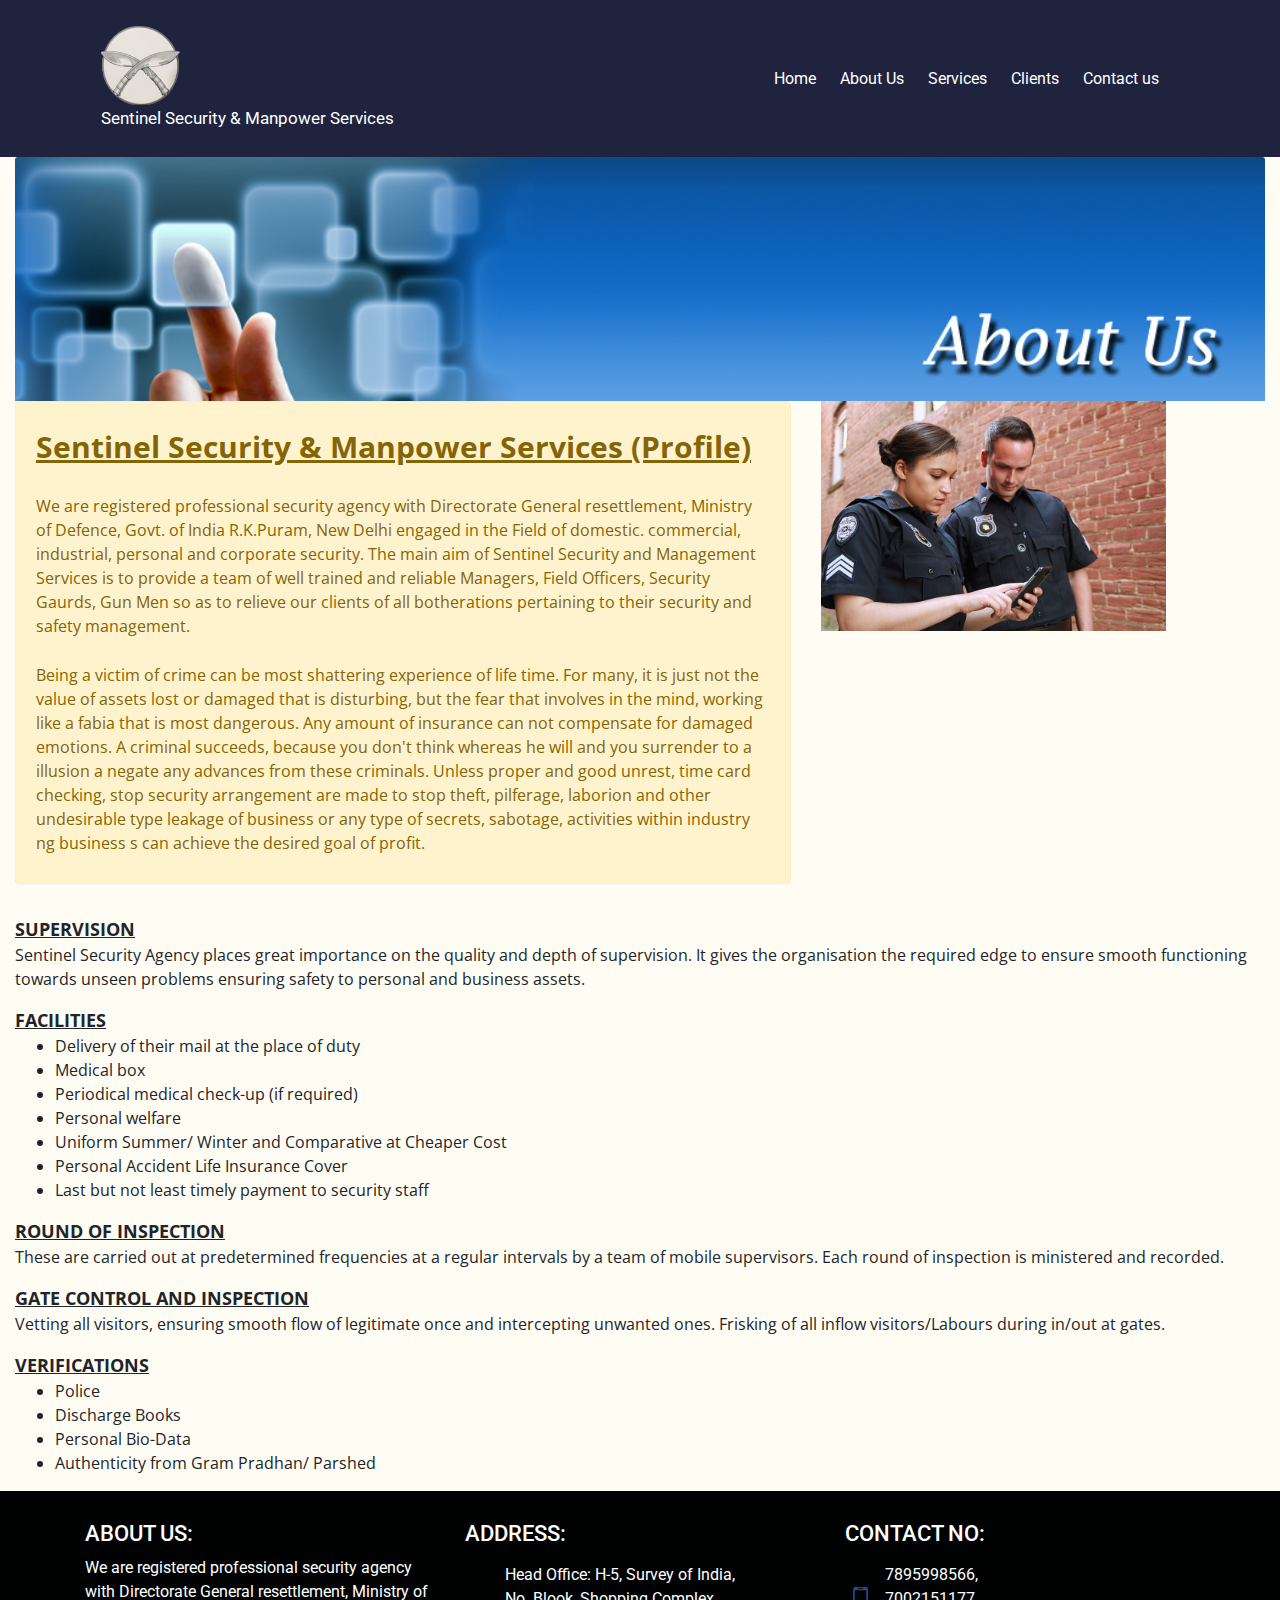
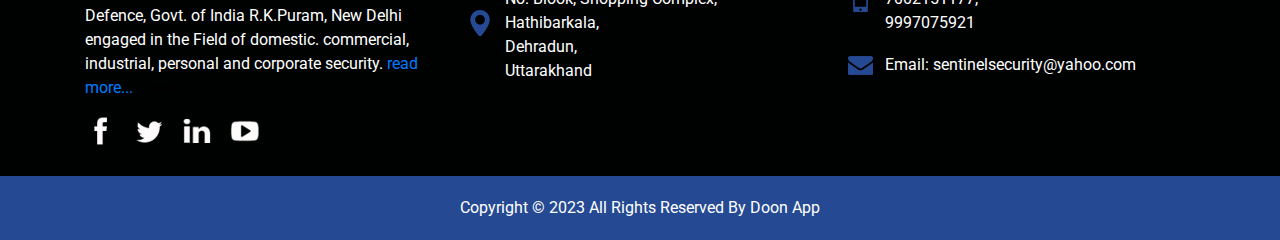
<file: about.html>
<!DOCTYPE html>
<html>

<head>
  <!-- Basic -->
  <meta charset="utf-8" />
  <meta http-equiv="X-UA-Compatible" content="IE=edge" />
  <!-- Mobile Metas -->
  <meta name="viewport" content="width=device-width, initial-scale=1, shrink-to-fit=no" />
  <!-- Site Metas -->
  <meta name="keywords" content="" />
  <meta name="description" content="" />
  <meta name="author" content="" />

  <title>Sentinel Security & Manpower Services</title>

  <!-- slider stylesheet -->
  <link rel="stylesheet" type="text/css"
    href="https://cdnjs.cloudflare.com/ajax/libs/OwlCarousel2/2.1.3/assets/owl.carousel.min.css" />

  <!-- bootstrap core css -->
  <link rel="stylesheet" type="text/css" href="css/bootstrap.css" />

  <!-- fonts style -->
  <link href="https://fonts.googleapis.com/css?family=Open+Sans:300,400,600,700|Roboto:400,500&display=swap"
    rel="stylesheet" />
  <!-- Custom styles for this template -->
  <link href="css/style.css" rel="stylesheet" />
  <!-- responsive style -->
  <link href="css/responsive.css" rel="stylesheet" />
</head>

<body>
  <!-- header section strats -->
  <header class="header_section">
    <div class="container">
      <nav class="navbar navbar-expand-lg custom_nav-container ">
        <a class="navbar-brand" href="#">
          <div class="logo_box">
            <img src="images/logo.png" alt="" />
            <div class="text-white" style="font-size: smaller;">Sentinel Security & Manpower Services</div>
          </div>
        </a>
        <button class="navbar-toggler" type="button" data-toggle="collapse" data-target="#navbarSupportedContent"
          aria-controls="navbarSupportedContent" aria-expanded="false" aria-label="Toggle navigation">
          <span class="navbar-toggler-icon"></span>
        </button>

        <div class="collapse navbar-collapse" id="navbarSupportedContent">
          <ul class="navbar-nav ml-auto mr-2">
            <li class="nav-item active">
              <a class="nav-link" href="index.html">Home <span class="sr-only">(current)</span></a>
            </li>
            <li class="nav-item">
              <a class="nav-link" href="about.html">About Us </a>
            </li>
            <li class="nav-item">
              <a class="nav-link" href="service.html">Services</a>
            </li>
            <li class="nav-item">
              <a class="nav-link" href="clients.html">Clients</a>
            </li>
            <li class="nav-item">
              <a class="nav-link" href="contact.html">Contact us</a>
            </li>
          </ul>          
        </div>
      </nav>
    </div>
  </header>
  <!-- end header section -->

  <!-- slider section -->


  <!-- end slider section -->

  <!-- welcome section -->
  <section class="welcome_section">
    <div class="container-fluid">
      <div class="row">
        <div class="col-md-12">
          <!-- <nav aria-label="breadcrumb">
            <ol class="breadcrumb">
              <li class="breadcrumb-item active" aria-current="page">About Us</li>
            </ol>
          </nav> -->
          <div>
            <img class="card-img-top" src="images/pages/about_us.jpeg" alt="Client">

          </div>
        </div>
        <div class="col-md-12">
          <div class="welcome_detail">
            <div class="row">
              <div class="col-md-10">
                <div class="alert alert-warning" role="alert">
                  <div style="font-size: 30px;font-weight: bold; text-decoration: underline;padding-top: 10px;">
                    Sentinel Security & Manpower Services (Profile)
                  </div>
                  <p>
                    We are registered professional security agency with Directorate General resettlement, Ministry of
                    Defence,
                    Govt. of India R.K.Puram, New Delhi engaged in the Field of domestic. commercial, industrial,
                    personal and
                    corporate security. The main aim of Sentinel Security and Management Services is to provide a team
                    of well
                    trained and reliable Managers, Field Officers, Security Gaurds, Gun Men so as to relieve our clients
                    of
                    all botherations pertaining to their security and safety management.
                  </p>

                  <p>
                    Being a victim of crime can be most shattering experience of life time. For many, it is just not the
                    value
                    of assets lost or damaged that is disturbing, but the fear that involves in the mind, working like a
                    fabia
                    that is most dangerous. Any amount of insurance can not compensate for damaged emotions. A criminal
                    succeeds, because you don't think whereas he will and you surrender to a illusion a negate any
                    advances
                    from these criminals. Unless proper and good unrest, time card checking,
                    stop security arrangement are made to stop theft, pilferage, laborion and other undesirable
                    type leakage of business or any type of secrets, sabotage, activities within industry ng business s
                    can
                    achieve the desired goal
                    of profit.
                  </p>               
                </div>
              </div>
              <div class="col-md-2">
                <img src="images/welcome.jpg" height="230vh" alt=""
                  />
              </div>
            </div>           
          </div>
        </div>
      </div>
      <div class="row">
        <div class="col-12">
          <p>
            <div class="sub_heading">
              SUPERVISION
            </div>
            Sentinel Security Agency places great importance on the quality and depth of supervision. It gives the
            organisation the required edge to ensure smooth functioning towards unseen problems ensuring safety to
            personal and business assets.
            </p>
            <p>
            <div class="sub_heading">
              FACILITIES
            </div>
            <ul>
              <li>Delivery of their mail at the place of duty </li>
              <li>Medical box</li>
              <li>Periodical medical check-up (if required)</li>
              <li>Personal welfare</li>
              <li>Uniform Summer/ Winter and Comparative at Cheaper Cost</li>
              <li>Personal Accident Life Insurance Cover </li>
              <li>Last but not least timely payment to security staff</li>
            </ul>
            </p>
            <p>
            <div  class="sub_heading">ROUND OF INSPECTION</div>
            These are carried out at predetermined
            frequencies at a regular intervals by a
            team of mobile supervisors. Each round of inspection is ministered and recorded.

            </p>
            <p>
            <div class="sub_heading">GATE CONTROL AND INSPECTION</div>
            Vetting all visitors, ensuring smooth flow of legitimate once and intercepting unwanted ones. Frisking
            of all inflow visitors/Labours during in/out at gates.
            </p>
            <p>
            <div  class="sub_heading">VERIFICATIONS</div>
            <ul>
              <li>Police</li>
              <li>Discharge Books</li>
              <li>Personal Bio-Data</li>
              <li>Authenticity from Gram Pradhan/ Parshed</li>
            </ul>
            </p>
        </div>
      </div>
    </div>
  </section>
  <!-- end welcome section -->



  <!-- info section -->
  <section class="info_section layout_padding">
    <div class="container">
      <div class="row">
        <div class=" col-md-4 address_container">
          <div>
            <h3>
              About Us:
            </h3>
            <p class="text-white">
              We are registered professional security agency with Directorate General resettlement,
              Ministry of Defence, Govt. of India R.K.Puram, New Delhi engaged in the Field of domestic.
              commercial, industrial, personal and corporate security.
              <a href="./about.html">
                <span>
                  read more...
                </span>
                <img src="images/arrow-black.png" alt="" class="ml-2" />
              </a>

            </p>
          </div>
        </div>
        <div class=" col-md-4 address_container">
          <div>
            <h3>
              Address:
            </h3>
            <div class="address_link-container">
              <a href="">
                <img src="images/location.png" alt="">
                <span> Head Office: H-5, Survey of India, <br />
                  No. Blook, Shopping Complex, <br />
                  Hathibarkala,<br />
                  Dehradun, <br />
                  Uttarakhand
                </span>
              </a>
            </div>
          </div>
        </div>
        <div class=" col-md-4 address_container">
          <div>
            <h3>
              Contact No:
            </h3>
            <div class="address_link-container">
              <a href="">
                <img src="images/phone.png" alt="">
                <span>7895998566, <br />7002151177, <br />9997075921
                </span>
              </a>
              <a href="">
                <img src="images/mail.png" alt="">
                <span>
                  Email: sentinelsecurity@yahoo.com
                </span>
              </a>
            </div>
          </div>
        </div>
        <div class=" col-md-4 news_container">
          <div>
            <div class="social_container">
              <div>
                <img src="images/fb.png" alt="">
              </div>
              <div>
                <img src="images/twitter.png" alt="">
              </div>
              <div>
                <img src="images/linkedin.png" alt="">
              </div>
              <div>
                <img src="images/youtube.png" alt="">
              </div>
            </div>
          </div>
        </div>
      </div>
    </div>
  </section>
  <!-- end info section -->


  <!-- footer section -->
  <section class="container-fluid footer_section">
    <p>
      Copyright &copy; 2023 All Rights Reserved By
      <a href="https://doonapp.com/">Doon App</a>
    </p>
  </section>
  <!-- footer section -->

  <script type="text/javascript" src="js/jquery-3.4.1.min.js"></script>
  <script type="text/javascript" src="js/bootstrap.js"></script>
  <script type="text/javascript" src="js/pwa.js"></script>
  <script type="text/javascript" src="https://cdnjs.cloudflare.com/ajax/libs/OwlCarousel2/2.2.1/owl.carousel.min.js">
  </script>
  <script type="text/javascript">
    $(".owl-carousel").owlCarousel({
      loop: true,
      margin: 20,
      nav: true,
      navText: [],
      autoplay: true,
      autoplayHoverPause: true,
      responsive: {
        0: {
          items: 1
        },
        600: {
          items: 2
        },
        1000: {
          items: 3
        }
      }
    });
  </script>

  <script>
    $(".nav_search-btn").click(function () {
      if ($(".nav_search-input").hasClass("d-none")) {
        event.preventDefault();
        $(".nav_search-input")
          .animate({
            left: "-1000px"
          },
            "1000000"
          )
          .removeClass("d-none");
      } else {
        $(".nav_search-input")
          .animate({
            left: "0px"
          },
            "1000000"
          )
          .addClass("d-none");
      }
    });
  </script>


</body>
</html>
</file>
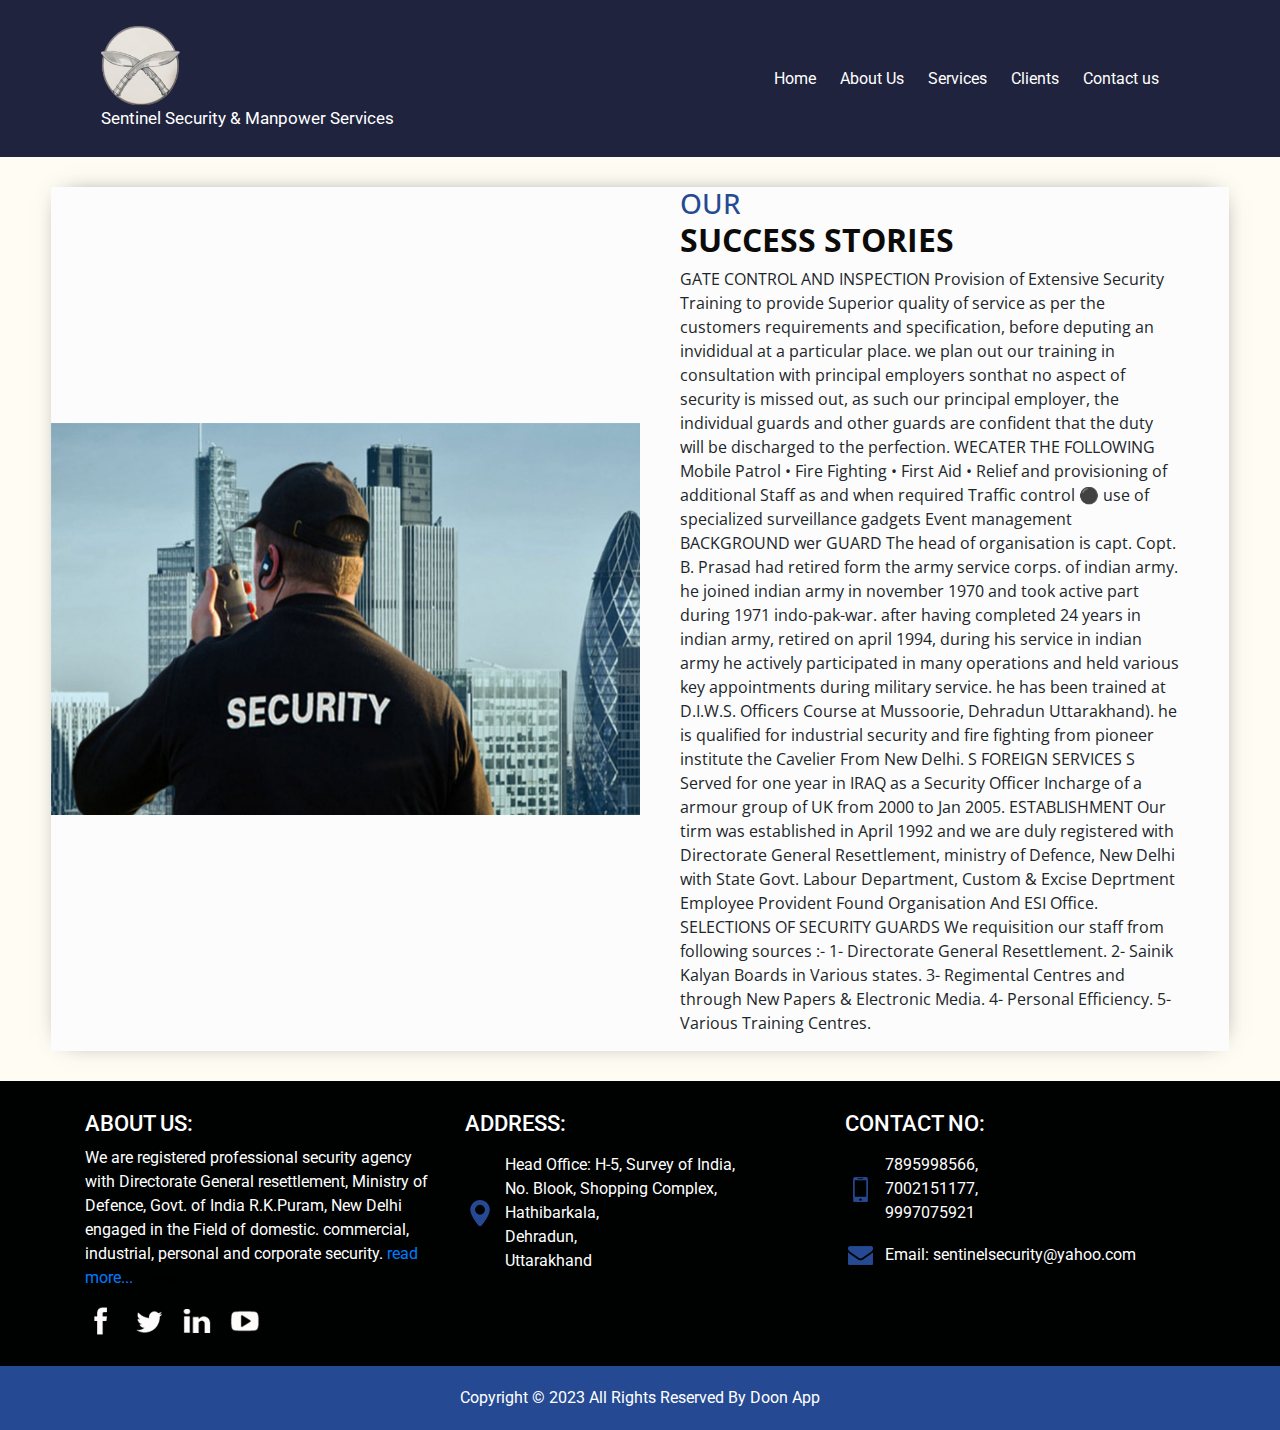
<file: blog.html>
<!DOCTYPE html>
<html>

<head>
  <!-- Basic -->
  <meta charset="utf-8" />
  <meta http-equiv="X-UA-Compatible" content="IE=edge" />
  <!-- Mobile Metas -->
  <meta name="viewport" content="width=device-width, initial-scale=1, shrink-to-fit=no" />
  <!-- Site Metas -->
  <meta name="keywords" content="" />
  <meta name="description" content="" />
  <meta name="author" content="" />

  <title>Sentinel Security & Manpower Services</title>

  <!-- slider stylesheet -->
  <link rel="stylesheet" type="text/css"
    href="https://cdnjs.cloudflare.com/ajax/libs/OwlCarousel2/2.1.3/assets/owl.carousel.min.css" />

  <!-- bootstrap core css -->
  <link rel="stylesheet" type="text/css" href="css/bootstrap.css" />

  <!-- fonts style -->
  <link href="https://fonts.googleapis.com/css?family=Open+Sans:300,400,600,700|Roboto:400,500&display=swap"
    rel="stylesheet" />
  <!-- Custom styles for this template -->
  <link href="css/style.css" rel="stylesheet" />
  <!-- responsive style -->
  <link href="css/responsive.css" rel="stylesheet" />
</head>

<body>
  <!-- header section strats -->
  <header class="header_section">
    <div class="container">
      <nav class="navbar navbar-expand-lg custom_nav-container ">
        <a class="navbar-brand" href="#">
          <div class="logo_box">
            <img src="images/logo.png" alt="" />
            <div class="text-white" style="font-size: smaller;">Sentinel Security & Manpower Services</div>
          </div>
        </a>
        <button class="navbar-toggler" type="button" data-toggle="collapse" data-target="#navbarSupportedContent"
          aria-controls="navbarSupportedContent" aria-expanded="false" aria-label="Toggle navigation">
          <span class="navbar-toggler-icon"></span>
        </button>

        <div class="collapse navbar-collapse" id="navbarSupportedContent">
          <ul class="navbar-nav ml-auto mr-2">
            <li class="nav-item active">
              <a class="nav-link" href="index.html">Home <span class="sr-only">(current)</span></a>
            </li>
            <li class="nav-item">
              <a class="nav-link" href="about.html">About Us </a>
            </li>
            <li class="nav-item">
              <a class="nav-link" href="service.html">Services</a>
            </li>
            <li class="nav-item">
              <a class="nav-link" href="clients.html">Clients</a>
            </li>
            <li class="nav-item">
              <a class="nav-link" href="contact.html">Contact us</a>
            </li>
          </ul>
          
        </div>
      </nav>
    </div>
  </header>
  <!-- end header section -->



  <!-- story section -->
  <div class="layout_padding">

    <section class="layout_padding story_section ">
      <div class="container-fluid">
        <div class="row">
          <div class=" col-md-6">
            <div>
              <img class="img-fluid" src="images/security.jpg" alt="" />
            </div>
          </div>
          <div class=" col-md-6">
            <div class="story_detail">
              <h3>
                Our
              </h3>
              <h2>
                Success Stories
              </h2>
              <p>
                GATE CONTROL AND INSPECTION
                Provision of Extensive Security Training to provide Superior quality of service as per the customers
                requirements and specification, before deputing an invididual at a particular place. we plan out our
                training in consultation with principal employers sonthat no aspect of security is missed out, as such
                our principal employer, the individual guards and other guards are confident that the duty will be
                discharged to the perfection.
                WECATER THE FOLLOWING
                Mobile Patrol
                • Fire Fighting
                • First Aid
                • Relief and provisioning of additional
                Staff as and when required
                Traffic control
                ⚫ use of specialized surveillance gadgets Event management
                BACKGROUND
                wer
                GUARD
                The head of organisation is capt. Copt. B. Prasad had retired form the army service corps. of indian
                army. he joined indian army in november 1970 and took active part during 1971 indo-pak-war. after having
                completed 24 years in indian army, retired on april 1994, during his service in indian army he actively
                participated in many operations and held various key appointments during military service. he has been
                trained at D.I.W.S. Officers Course at Mussoorie, Dehradun Uttarakhand). he is qualified for industrial
                security and fire fighting from pioneer institute the Cavelier From New Delhi.
                S
                FOREIGN SERVICES
                S
                Served for one year in IRAQ as a Security Officer Incharge of a armour group of UK from 2000 to Jan
                2005.
                ESTABLISHMENT
                Our tirm was established in April 1992 and we are duly registered with Directorate General Resettlement,
                ministry of Defence, New Delhi with State Govt. Labour Department, Custom & Excise Deprtment Employee
                Provident Found Organisation And ESI Office.
                SELECTIONS OF SECURITY GUARDS
                We requisition our staff from following sources :-
                1- Directorate General Resettlement.
                2- Sainik Kalyan Boards in Various states.
                3- Regimental Centres and through New Papers & Electronic Media. 4- Personal Efficiency.
                5-Various Training Centres.
              </p>

            </div>
          </div>
        </div>
      </div>
    </section>
  </div>

  <!-- end story section -->


 <!-- info section -->
 <section class="info_section layout_padding">
  <div class="container">
    <div class="row">
      <div class=" col-md-4 address_container">
        <div>
          <h3>
            About Us:
          </h3>
          <p class="text-white">
            We are registered professional security agency with Directorate General resettlement,
            Ministry of Defence, Govt. of India R.K.Puram, New Delhi engaged in the Field of domestic.
            commercial, industrial, personal and corporate security.
            <a href="./about.html">
              <span>
                read more...
              </span>
              <img src="images/arrow-black.png" alt="" class="ml-2" />
            </a>

          </p>
        </div>
      </div>
      <div class=" col-md-4 address_container">
        <div>
          <h3>
            Address:
          </h3>
          <div class="address_link-container">
            <a href="">
              <img src="images/location.png" alt="">
              <span> Head Office: H-5, Survey of India, <br />
                No. Blook, Shopping Complex, <br />
                Hathibarkala,<br />
                Dehradun, <br />
                Uttarakhand
              </span>
            </a>
          </div>
        </div>
      </div>
      <div class=" col-md-4 address_container">
        <div>
          <h3>
            Contact No:
          </h3>
          <div class="address_link-container">
            <a href="">
              <img src="images/phone.png" alt="">
              <span>7895998566, <br />7002151177, <br />9997075921
              </span>
            </a>
            <a href="">
              <img src="images/mail.png" alt="">
              <span>
                Email: sentinelsecurity@yahoo.com
              </span>
            </a>
          </div>
        </div>
      </div>
      <div class=" col-md-4 news_container">
        <div>
          <div class="social_container">
            <div>
              <img src="images/fb.png" alt="">
            </div>
            <div>
              <img src="images/twitter.png" alt="">
            </div>
            <div>
              <img src="images/linkedin.png" alt="">
            </div>
            <div>
              <img src="images/youtube.png" alt="">
            </div>
          </div>
        </div>
      </div>
    </div>
  </div>
</section>
<!-- end info section -->

  <!-- footer section -->
  <section class="container-fluid footer_section">
    <p>
      Copyright &copy; 2023 All Rights Reserved By
      <a href="https://doonapp.com/">Doon App</a>
    </p>
  </section>
  <!-- footer section -->


  <script type="text/javascript" src="js/jquery-3.4.1.min.js"></script>
  <script type="text/javascript" src="js/bootstrap.js"></script>
  <script type="text/javascript" src="js/pwa.js"></script>
  <script type="text/javascript" src="https://cdnjs.cloudflare.com/ajax/libs/OwlCarousel2/2.2.1/owl.carousel.min.js">
  </script>
  <script type="text/javascript">
    $(".owl-carousel").owlCarousel({
      loop: true,
      margin: 20,
      nav: true,
      navText: [],
      autoplay: true,
      autoplayHoverPause: true,
      responsive: {
        0: {
          items: 1
        },
        600: {
          items: 2
        },
        1000: {
          items: 3
        }
      }
    });
  </script>

  <script>
    $(".nav_search-btn").click(function () {
      if ($(".nav_search-input").hasClass("d-none")) {
        event.preventDefault();
        $(".nav_search-input")
          .animate({
            left: "-1000px"
          },
            "1000000"
          )
          .removeClass("d-none");
      } else {
        $(".nav_search-input")
          .animate({
            left: "0px"
          },
            "1000000"
          )
          .addClass("d-none");
      }
    });
  </script>



</body>
</html>
</file>
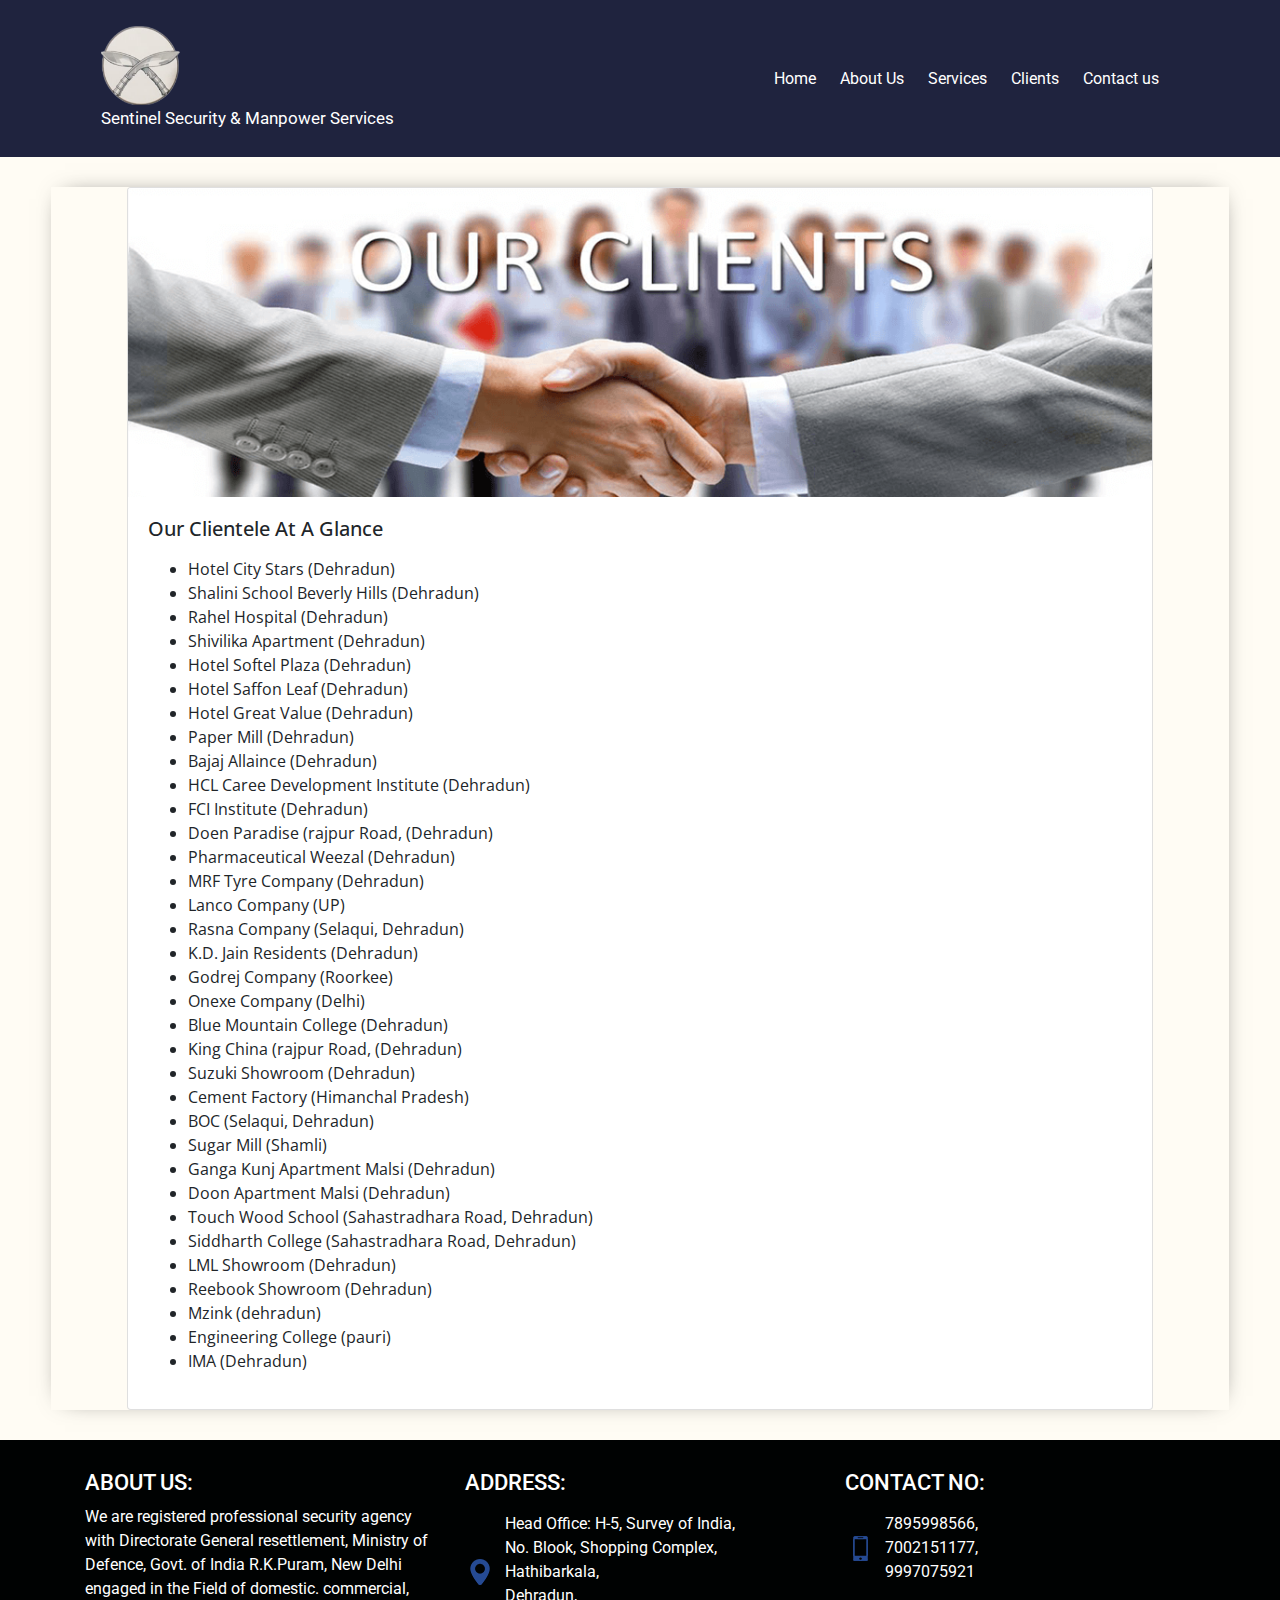
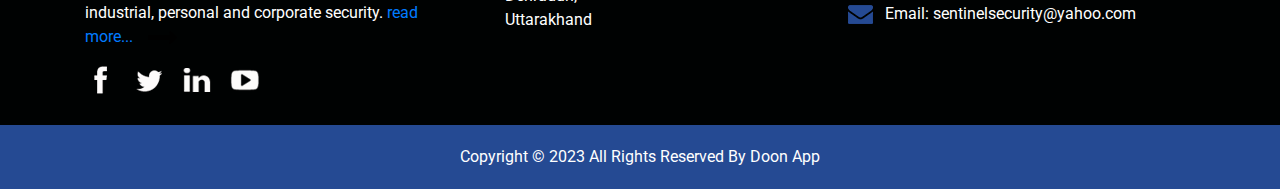
<file: clients.html>
<!DOCTYPE html>
<html>

<head>
  <!-- Basic -->
  <meta charset="utf-8" />
  <meta http-equiv="X-UA-Compatible" content="IE=edge" />
  <!-- Mobile Metas -->
  <meta name="viewport" content="width=device-width, initial-scale=1, shrink-to-fit=no" />
  <!-- Site Metas -->
  <meta name="keywords" content="" />
  <meta name="description" content="" />
  <meta name="author" content="" />

  <title>Sentinel Security & Manpower Services</title>

  <!-- slider stylesheet -->
  <link rel="stylesheet" type="text/css"
    href="https://cdnjs.cloudflare.com/ajax/libs/OwlCarousel2/2.1.3/assets/owl.carousel.min.css" />

  <!-- bootstrap core css -->
  <link rel="stylesheet" type="text/css" href="css/bootstrap.css" />

  <!-- fonts style -->
  <link href="https://fonts.googleapis.com/css?family=Open+Sans:300,400,600,700|Roboto:400,500&display=swap"
    rel="stylesheet" />
  <!-- Custom styles for this template -->
  <link href="css/style.css" rel="stylesheet" />
  <!-- responsive style -->
  <link href="css/responsive.css" rel="stylesheet" />
</head>

<body>
  <!-- header section strats -->
  <header class="header_section">
    <div class="container">
      <nav class="navbar navbar-expand-lg custom_nav-container ">
        <a class="navbar-brand" href="#">
          <div class="logo_box">
            <img src="images/logo.png" alt="" />
            <div class="text-white" style="font-size: smaller;">Sentinel Security & Manpower Services</div>
          </div>
        </a>
        <button class="navbar-toggler" type="button" data-toggle="collapse" data-target="#navbarSupportedContent"
          aria-controls="navbarSupportedContent" aria-expanded="false" aria-label="Toggle navigation">
          <span class="navbar-toggler-icon"></span>
        </button>

        <div class="collapse navbar-collapse" id="navbarSupportedContent">
          <ul class="navbar-nav ml-auto mr-2">
            <li class="nav-item active">
              <a class="nav-link" href="index.html">Home </a>
            </li>
            <li class="nav-item">
              <a class="nav-link" href="about.html">About Us </a>
            </li>
            <li class="nav-item">
              <a class="nav-link" href="service.html">Services</a>
            </li>
            <li class="nav-item">
              <a class="nav-link" href="clients.html">Clients <span class="sr-only">(current)</span></a>
            </li>
            <li class="nav-item">
              <a class="nav-link" href="contact.html">Contact us</a>
            </li>
          </ul>
        </div>
      </nav>
    </div>
  </header>
  <!-- end header section -->

  <!-- story section -->
  <div class="layout_padding">
    <section class="layout_padding story_section ">
      <div class="container-fluid">
        <div class="row d-flex justify-content-center">

          <div class="card">
            <img class="card-img-top" src="images/pages/clients.png" alt="Client">
            <div class="card-body">
              <h5 class="card-title">Our Clientele At A Glance</h5>
              <p class="card-text">
              <p>
              <ul>
                <li> Hotel City Stars (Dehradun)</li>
                <li> Shalini School Beverly Hills (Dehradun)</li>
                <li> Rahel Hospital (Dehradun)</li>
                <li> Shivilika Apartment (Dehradun)</li>
                <li> Hotel Softel Plaza (Dehradun)</li>
                <li> Hotel Saffon Leaf (Dehradun)</li>
                <li> Hotel Great Value (Dehradun)</li>
                <li> Paper Mill (Dehradun)</li>
                <li> Bajaj Allaince (Dehradun)</li>
                <li> HCL Caree Development Institute (Dehradun)</li>
                <li> FCI Institute (Dehradun)</li>
                <li> Doen Paradise (rajpur Road, (Dehradun)</li>
                <li> Pharmaceutical Weezal (Dehradun)</li>
                <li> MRF Tyre Company (Dehradun) </li>
                <li> Lanco Company (UP)</li>
                <li> Rasna Company (Selaqui, Dehradun)</li>
                <li> K.D. Jain Residents (Dehradun)</li>
                <li> Godrej Company (Roorkee) </li>
                <li>Onexe Company (Delhi)</li>
                <li> Blue Mountain College (Dehradun)</li>
                <li> King China (rajpur Road, (Dehradun)</li>
                <li> Suzuki Showroom (Dehradun)</li>
                <li> Cement Factory (Himanchal Pradesh)</li>
                <li> BOC (Selaqui, Dehradun)</li>
                <li> Sugar Mill (Shamli)</li>
                <li> Ganga Kunj Apartment Malsi (Dehradun)</li>
                <li> Doon Apartment Malsi (Dehradun)</li>
                <li> Touch Wood School (Sahastradhara Road, Dehradun) </li>
                <li> Siddharth College (Sahastradhara Road, Dehradun)</li>
                <li> LML Showroom (Dehradun)</li>
                <li> Reebook Showroom (Dehradun)</li>
                <li> Mzink (dehradun)</li>
                <li> Engineering College (pauri) </li>
                <li> IMA (Dehradun)</li>
              </ul>
              </p>
              </p>
            </div>
          </div>
        </div>
      </div>
    </section>
  </div>

  <!-- end story section -->


  <!-- info section -->
  <section class="info_section layout_padding">
    <div class="container">
      <div class="row">
        <div class=" col-md-4 address_container">
          <div>
            <h3>
              About Us:
            </h3>
            <p class="text-white">
              We are registered professional security agency with Directorate General resettlement,
              Ministry of Defence, Govt. of India R.K.Puram, New Delhi engaged in the Field of domestic.
              commercial, industrial, personal and corporate security.
              <a href="./about.html">
                <span>
                  read more...
                </span>
                <img src="images/arrow-black.png" alt="" class="ml-2" />
              </a>

            </p>
          </div>
        </div>
        <div class=" col-md-4 address_container">
          <div>
            <h3>
              Address:
            </h3>
            <div class="address_link-container">
              <a href="">
                <img src="images/location.png" alt="">
                <span> Head Office: H-5, Survey of India, <br />
                  No. Blook, Shopping Complex, <br />
                  Hathibarkala,<br />
                  Dehradun, <br />
                  Uttarakhand
                </span>
              </a>
            </div>
          </div>
        </div>
        <div class=" col-md-4 address_container">
          <div>
            <h3>
              Contact No:
            </h3>
            <div class="address_link-container">
              <a href="">
                <img src="images/phone.png" alt="">
                <span>7895998566, <br />7002151177, <br />9997075921
                </span>
              </a>
              <a href="">
                <img src="images/mail.png" alt="">
                <span>
                  Email: sentinelsecurity@yahoo.com
                </span>
              </a>
            </div>
          </div>
        </div>
        <div class=" col-md-4 news_container">
          <div>
            <div class="social_container">
              <div>
                <img src="images/fb.png" alt="">
              </div>
              <div>
                <img src="images/twitter.png" alt="">
              </div>
              <div>
                <img src="images/linkedin.png" alt="">
              </div>
              <div>
                <img src="images/youtube.png" alt="">
              </div>
            </div>
          </div>
        </div>
      </div>
    </div>
  </section>
  <!-- end info section -->

  <!-- footer section -->
  <section class="container-fluid footer_section">
    <p>
      Copyright &copy; 2023 All Rights Reserved By
      <a href="https://doonapp.com/">Doon App</a>
    </p>
  </section>
  <!-- footer section -->


  <script type="text/javascript" src="js/jquery-3.4.1.min.js"></script>
  <script type="text/javascript" src="js/bootstrap.js"></script>
  <script type="text/javascript" src="js/pwa.js"></script>
  <script type="text/javascript" src="https://cdnjs.cloudflare.com/ajax/libs/OwlCarousel2/2.2.1/owl.carousel.min.js">
  </script>
  <script type="text/javascript">
    $(".owl-carousel").owlCarousel({
      loop: true,
      margin: 20,
      nav: true,
      navText: [],
      autoplay: true,
      autoplayHoverPause: true,
      responsive: {
        0: {
          items: 1
        },
        600: {
          items: 2
        },
        1000: {
          items: 3
        }
      }
    });
  </script>

  <script>
    $(".nav_search-btn").click(function () {
      if ($(".nav_search-input").hasClass("d-none")) {
        event.preventDefault();
        $(".nav_search-input")
          .animate({
            left: "-1000px"
          },
            "1000000"
          )
          .removeClass("d-none");
      } else {
        $(".nav_search-input")
          .animate({
            left: "0px"
          },
            "1000000"
          )
          .addClass("d-none");
      }
    });
  </script>
</body>
</html>
</file>
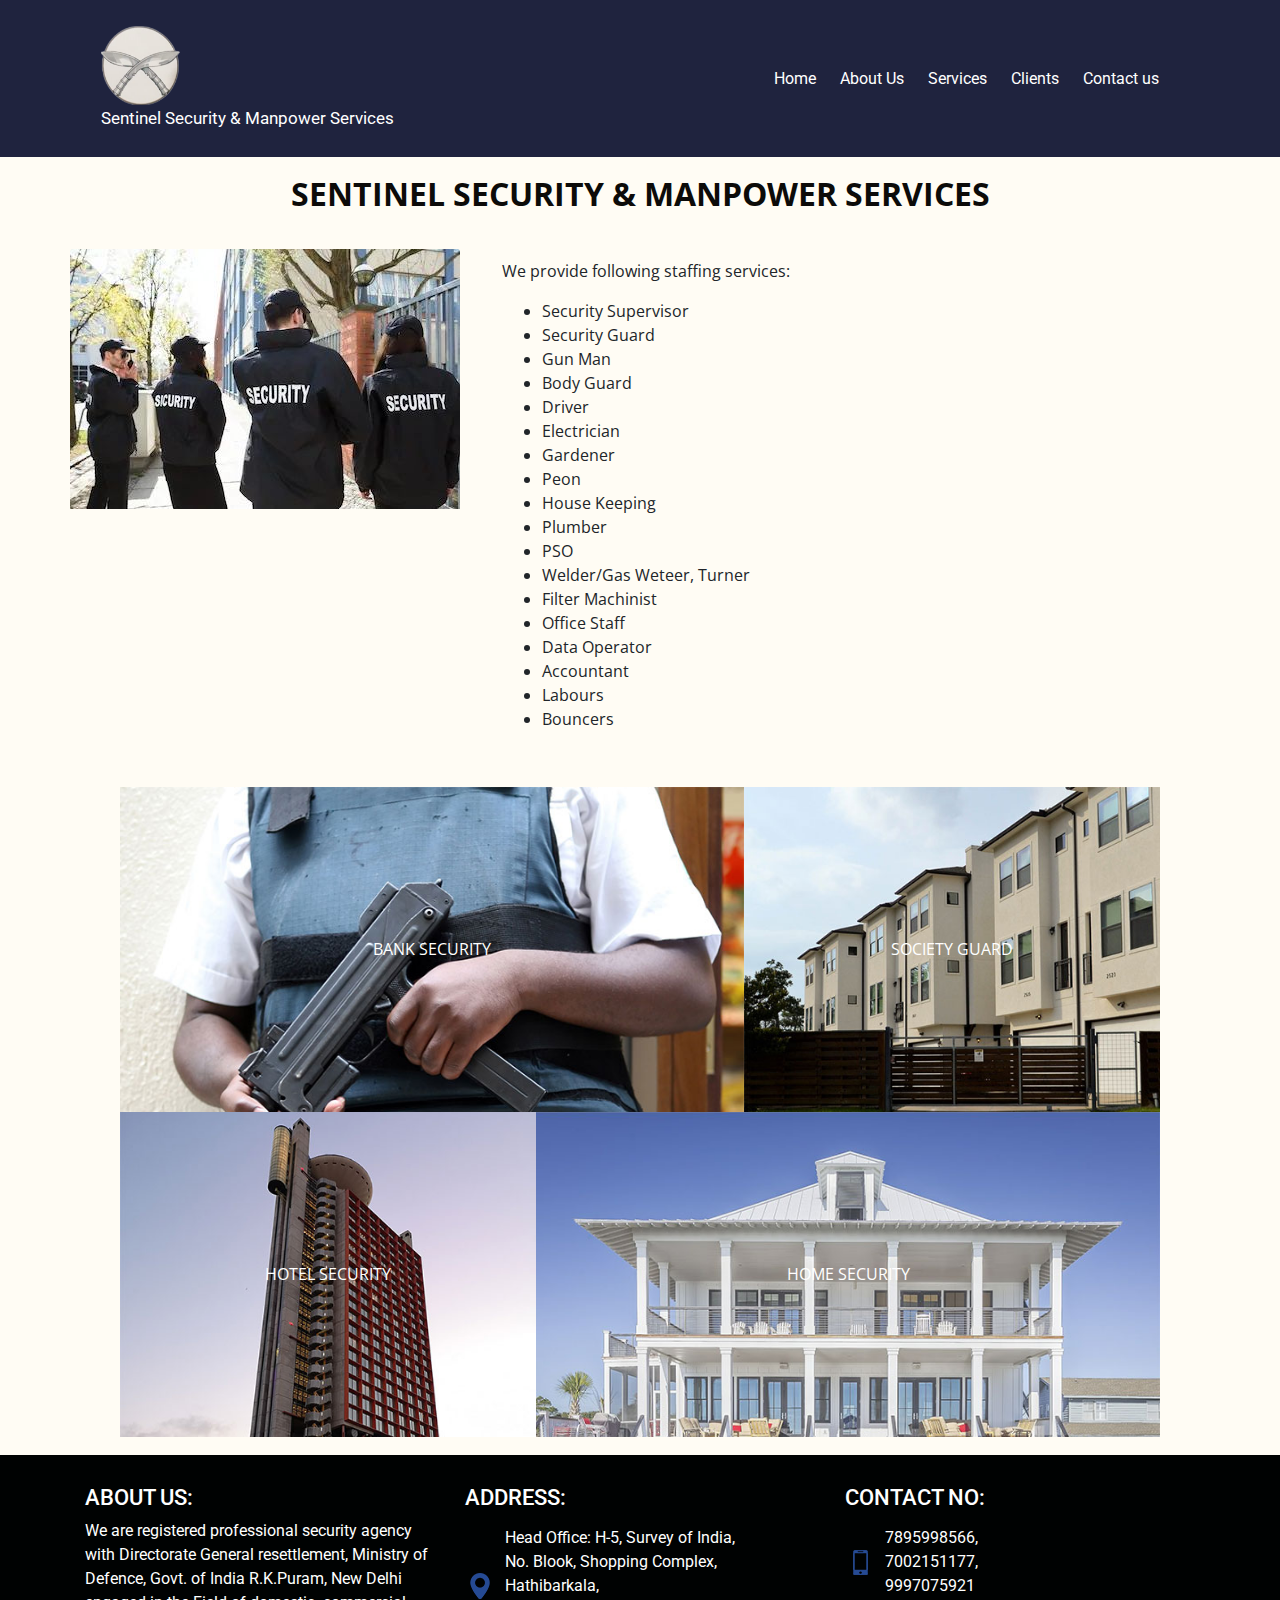
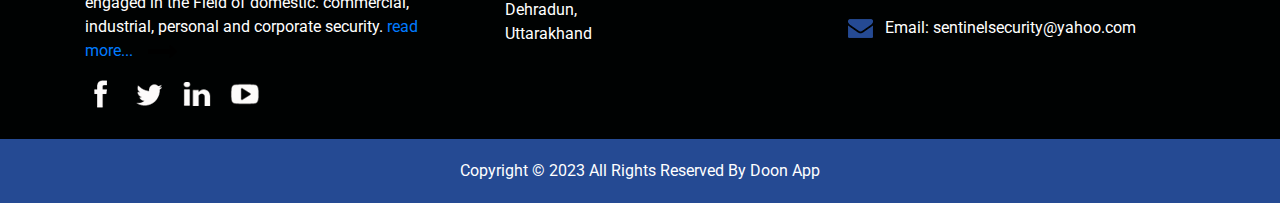
<file: service.html>
<!DOCTYPE html>
<html>

<head>
  <!-- Basic -->
  <meta charset="utf-8" />
  <meta http-equiv="X-UA-Compatible" content="IE=edge" />
  <!-- Mobile Metas -->
  <meta name="viewport" content="width=device-width, initial-scale=1, shrink-to-fit=no" />
  <!-- Site Metas -->
  <meta name="keywords" content="" />
  <meta name="description" content="" />
  <meta name="author" content="" />

  <title>Sentinel Security & Manpower Services</title>

  <!-- slider stylesheet -->
  <link rel="stylesheet" type="text/css"
    href="https://cdnjs.cloudflare.com/ajax/libs/OwlCarousel2/2.1.3/assets/owl.carousel.min.css" />

  <!-- bootstrap core css -->
  <link rel="stylesheet" type="text/css" href="css/bootstrap.css" />

  <!-- fonts style -->
  <link href="https://fonts.googleapis.com/css?family=Open+Sans:300,400,600,700|Roboto:400,500&display=swap"
    rel="stylesheet" />
  <!-- Custom styles for this template -->
  <link href="css/style.css" rel="stylesheet" />
  <!-- responsive style -->
  <link href="css/responsive.css" rel="stylesheet" />
</head>

<body>
  <!-- header section strats -->
  <header class="header_section">
    <div class="container">
      <nav class="navbar navbar-expand-lg custom_nav-container ">
        <a class="navbar-brand" href="#">
          <div class="logo_box">
            <img src="images/logo.png" alt="" />
            <div class="text-white" style="font-size: smaller;">Sentinel Security & Manpower Services</div>
          </div>
        </a>
        <button class="navbar-toggler" type="button" data-toggle="collapse" data-target="#navbarSupportedContent"
          aria-controls="navbarSupportedContent" aria-expanded="false" aria-label="Toggle navigation">
          <span class="navbar-toggler-icon"></span>
        </button>

        <div class="collapse navbar-collapse" id="navbarSupportedContent">
          <ul class="navbar-nav ml-auto mr-2">
            <li class="nav-item active">
              <a class="nav-link" href="index.html">Home <span class="sr-only">(current)</span></a>
            </li>
            <li class="nav-item">
              <a class="nav-link" href="about.html">About Us </a>
            </li>
            <li class="nav-item">
              <a class="nav-link" href="service.html">Services</a>
            </li>
            <li class="nav-item">
              <a class="nav-link" href="clients.html">Clients</a>
            </li>
            <li class="nav-item">
              <a class="nav-link" href="contact.html">Contact us</a>
            </li>
          </ul>
        </div>
      </nav>
    </div>
  </header>
  <!-- end header section -->

 <!-- security section -->

 <section class="security_section" style="margin-top: 18px;">
  <h2>
    Sentinel Security & Manpower Services
  </h2>
  <div class="container">
    <div class="row">
      <div class="col-md--6">
        <img class="card-img-top" src="images/pages/img.jpg" alt="Client">
      </div>
      <div class="col-md-6" style="margin-top: 10px;">
        <div class="security_container">
        <p>We provide following staffing services: </p>
        <ul>
          <li>Security Supervisor </li>
          <li>Security Guard
          <li> Gun Man</li>
          <li> Body Guard</li>
          <li>Driver</li>
          <li>Electrician</li>
          <li>Gardener</li>
          <li>Peon</li>
          <li>House Keeping</li>
          <li>Plumber</li>
          <li>PSO</li>
          <li>Welder/Gas Weteer, Turner</li>
          <li>Filter Machinist</li>
          <li>Office Staff</li>
          <li>Data Operator</li>
          <li>Accountant</li>
          <li>Labours </li>
          <li> Bouncers</li>
        </ul>
      </div>
      </div>     
    </div>
  </div>


</section>
<!-- end security section -->



  <!-- service section -->
  <section class="service_section" style="margin-bottom:18px">
    <div class="container">
      
      <div class="service_img-container">
        <div class="service_img-box i-box-1">
          <a href=""> Bank security</a>
        </div>
        <div class="service_img-box i-box-2">
          <a href="">society Guard </a>
        </div>
        <div class="service_img-box i-box-3">
          <a href="">Hotel Security </a>
        </div>
        <div class="service_img-box i-box-4">
          <a href=""> Home security</a>
        </div>
      </div>
    </div>
  </section>
  <!-- end service section -->

   <!-- info section -->
  <section class="info_section layout_padding">
    <div class="container">
      <div class="row">
        <div class=" col-md-4 address_container">
          <div>
            <h3>
              About Us:
            </h3>
            <p class="text-white">
              We are registered professional security agency with Directorate General resettlement,
              Ministry of Defence, Govt. of India R.K.Puram, New Delhi engaged in the Field of domestic.
              commercial, industrial, personal and corporate security.
              <a href="./about.html">
                <span>
                  read more...
                </span>
                <img src="images/arrow-black.png" alt="" class="ml-2" />
              </a>

            </p>
          </div>
        </div>
        <div class=" col-md-4 address_container">
          <div>
            <h3>
              Address:
            </h3>
            <div class="address_link-container">
              <a href="">
                <img src="images/location.png" alt="">
                <span> Head Office: H-5, Survey of India, <br />
                  No. Blook, Shopping Complex, <br />
                  Hathibarkala,<br />
                  Dehradun, <br />
                  Uttarakhand
                </span>
              </a>
            </div>
          </div>
        </div>
        <div class=" col-md-4 address_container">
          <div>
            <h3>
              Contact No:
            </h3>
            <div class="address_link-container">
              <a href="">
                <img src="images/phone.png" alt="">
                <span>7895998566, <br />7002151177, <br />9997075921
                </span>
              </a>
              <a href="">
                <img src="images/mail.png" alt="">
                <span>
                  Email: sentinelsecurity@yahoo.com
                </span>
              </a>
            </div>
          </div>
        </div>
        <div class=" col-md-4 news_container">
          <div>
            <div class="social_container">
              <div>
                <img src="images/fb.png" alt="">
              </div>
              <div>
                <img src="images/twitter.png" alt="">
              </div>
              <div>
                <img src="images/linkedin.png" alt="">
              </div>
              <div>
                <img src="images/youtube.png" alt="">
              </div>
            </div>
          </div>
        </div>
      </div>
    </div>
  </section>
  <!-- end info section -->

  <!-- footer section -->
  <section class="container-fluid footer_section">
    <p>
      Copyright &copy; 2023 All Rights Reserved By
      <a href="https://doonapp.com/">Doon App</a>
    </p>
  </section>
  <!-- footer section -->

  <script type="text/javascript" src="js/jquery-3.4.1.min.js"></script>
  <script type="text/javascript" src="js/bootstrap.js"></script>
  <script type="text/javascript" src="js/pwa.js"></script>
  <script type="text/javascript" src="https://cdnjs.cloudflare.com/ajax/libs/OwlCarousel2/2.2.1/owl.carousel.min.js">
  </script>
  <script type="text/javascript">
    $(".owl-carousel").owlCarousel({
      loop: true,
      margin: 20,
      nav: true,
      navText: [],
      autoplay: true,
      autoplayHoverPause: true,
      responsive: {
        0: {
          items: 1
        },
        600: {
          items: 2
        },
        1000: {
          items: 3
        }
      }
    });
  </script>

  <script>
    $(".nav_search-btn").click(function () {
      if ($(".nav_search-input").hasClass("d-none")) {
        event.preventDefault();
        $(".nav_search-input")
          .animate({
            left: "-1000px"
          },
            "1000000"
          )
          .removeClass("d-none");
      } else {
        $(".nav_search-input")
          .animate({
            left: "0px"
          },
            "1000000"
          )
          .addClass("d-none");
      }
    });
  </script>

</body>

</html>
</file>
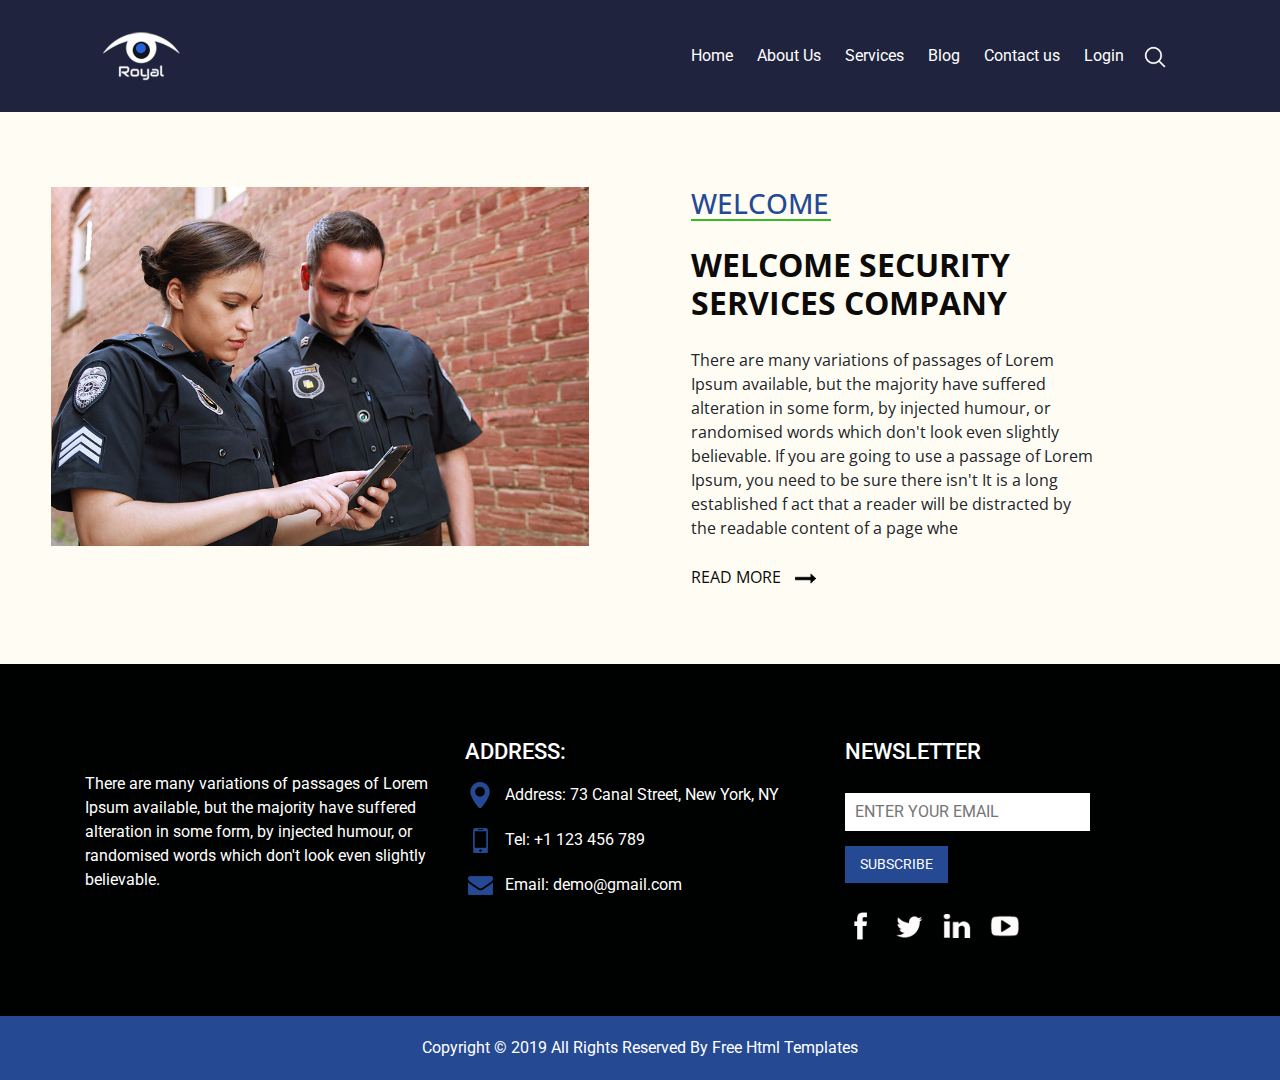
<file: royal2-master/about.html>
<!DOCTYPE html>
<html>

<head>
  <!-- Basic -->
  <meta charset="utf-8" />
  <meta http-equiv="X-UA-Compatible" content="IE=edge" />
  <!-- Mobile Metas -->
  <meta name="viewport" content="width=device-width, initial-scale=1, shrink-to-fit=no" />
  <!-- Site Metas -->
  <meta name="keywords" content="" />
  <meta name="description" content="" />
  <meta name="author" content="" />

  <title>Royal</title>

  <!-- slider stylesheet -->
  <link rel="stylesheet" type="text/css"
    href="https://cdnjs.cloudflare.com/ajax/libs/OwlCarousel2/2.1.3/assets/owl.carousel.min.css" />

  <!-- bootstrap core css -->
  <link rel="stylesheet" type="text/css" href="css/bootstrap.css" />

  <!-- fonts style -->
  <link href="https://fonts.googleapis.com/css?family=Open+Sans:300,400,600,700|Roboto:400,500&display=swap"
    rel="stylesheet" />
  <!-- Custom styles for this template -->
  <link href="css/style.css" rel="stylesheet" />
  <!-- responsive style -->
  <link href="css/responsive.css" rel="stylesheet" />
</head>

<body>
  <!-- header section strats -->
  <header class="header_section">
    <div class="container">
      <nav class="navbar navbar-expand-lg custom_nav-container ">
        <a class="navbar-brand" href="#">
          <div class="logo_box">
            <img src="images/logo.png" alt="" />
          </div>
        </a>
        <button class="navbar-toggler" type="button" data-toggle="collapse" data-target="#navbarSupportedContent"
          aria-controls="navbarSupportedContent" aria-expanded="false" aria-label="Toggle navigation">
          <span class="navbar-toggler-icon"></span>
        </button>

        <div class="collapse navbar-collapse" id="navbarSupportedContent">
          <ul class="navbar-nav ml-auto mr-2">
            <li class="nav-item active">
              <a class="nav-link" href="index.html">Home <span class="sr-only">(current)</span></a>
            </li>
            <li class="nav-item">
              <a class="nav-link" href="about.html">About Us </a>
            </li>
            <li class="nav-item">
              <a class="nav-link" href="service.html">Services</a>
            </li>
            <li class="nav-item">
              <a class="nav-link" href="blog.html">Blog</a>
            </li>
            <li class="nav-item">
              <a class="nav-link" href="contact.html">Contact us</a>
            </li>
            <li class="nav-item">
              <a class="nav-link" href="#">Login </a>
            </li>
          </ul>
          <form class="form-inline my-2 my-lg-0">
            <input class="form-control nav_search-input mr-sm-2 d-none" type="search" placeholder="Search"
              aria-label="Search" value="" />
            <button class="btn  my-2 my-sm-0 nav_search-btn" type="submit"></button>
          </form>
        </div>
      </nav>
    </div>
  </header>
  <!-- end header section -->

  <!-- slider section -->


  <!-- end slider section -->

  <!-- welcome section -->
  <section class="welcome_section layout_padding">
    <div class="container-fluid">
      <div class="row">
        <div class=" col-md-6">
          <div>
            <img class="img-fluid" src="images/welcome.jpg" alt="" />
          </div>
        </div>
        <div class=" col-md-6">
          <div class="welcome_detail">
            <h3>
              Welcome
            </h3>
            <h2>
              Welcome security services Company
            </h2>
            <p>
              There are many variations of passages of Lorem Ipsum available,
              but the majority have suffered alteration in some form, by
              injected humour, or randomised words which don't look even
              slightly believable. If you are going to use a passage of Lorem
              Ipsum, you need to be sure there isn't It is a long established
              f act that a reader will be distracted by the readable content
              of a page whe
            </p>
            <div class="welcome_detail-btn">
              <a href="">
                <span>
                  Read More
                </span>
                <img src="images/arrow-black.png" alt="" class="ml-2" />
              </a>
            </div>
          </div>
        </div>
      </div>
    </div>
  </section>
  <!-- end welcome section -->



  <!-- info section -->
  <section class="info_section layout_padding">
    <div class="container">
      <div class="row">
        <div class=" col-md-4 info_detail">
          <div>
            <p>
              There are many variations of passages of Lorem Ipsum available, but the majority have suffered alteration
              in some form, by injected humour, or randomised words which don't look even slightly believable.
            </p>
          </div>
        </div>
        <div class=" col-md-4 address_container">
          <div>
            <h3>
              Address:
            </h3>
            <div class="address_link-container">
              <a href="">
                <img src="images/location.png" alt="">
                <span> Address: 73 Canal Street, New York, NY
                </span>
              </a>
              <a href="">
                <img src="images/phone.png" alt="">
                <span> Tel: +1 123 456 789
                </span>
              </a>
              <a href="">
                <img src="images/mail.png" alt="">
                <span>
                  Email: demo@gmail.com
                </span>
              </a>
            </div>
          </div>
        </div>
        <div class=" col-md-4 news_container">
          <div>
            <div>
              <h3>
                newsletter

              </h3>
              <form action="">
                <input type="email" placeholder="ENTER YOUR EMAIL">
                <div>
                  <button type="submit">
                    Subscribe
                  </button>
                </div>
              </form>
            </div>
            <div class="social_container">
              <div>
                <img src="images/fb.png" alt="">
              </div>
              <div>
                <img src="images/twitter.png" alt="">
              </div>
              <div>
                <img src="images/linkedin.png" alt="">
              </div>
              <div>
                <img src="images/youtube.png" alt="">
              </div>
            </div>
          </div>
        </div>
      </div>
    </div>
  </section>

  <!-- end info section -->


  <!-- footer section -->
  <section class="container-fluid footer_section">
    <p>
      Copyright &copy; 2019 All Rights Reserved By
      <a href="https://html.design/">Free Html Templates</a>
    </p>
  </section>
  <!-- footer section -->

  <script type="text/javascript" src="js/jquery-3.4.1.min.js"></script>
  <script type="text/javascript" src="js/bootstrap.js"></script>
  <script type="text/javascript" src="https://cdnjs.cloudflare.com/ajax/libs/OwlCarousel2/2.2.1/owl.carousel.min.js">
  </script>
  <script type="text/javascript">
    $(".owl-carousel").owlCarousel({
      loop: true,
      margin: 20,
      nav: true,
      navText: [],
      autoplay: true,
      autoplayHoverPause: true,
      responsive: {
        0: {
          items: 1
        },
        600: {
          items: 2
        },
        1000: {
          items: 3
        }
      }
    });
  </script>

  <script>
    $(".nav_search-btn").click(function () {
      if ($(".nav_search-input").hasClass("d-none")) {
        event.preventDefault();
        $(".nav_search-input")
          .animate({
              left: "-1000px"
            },
            "1000000"
          )
          .removeClass("d-none");
      } else {
        $(".nav_search-input")
          .animate({
              left: "0px"
            },
            "1000000"
          )
          .addClass("d-none");
      }
    });
  </script>





</body>

</html>
</file>
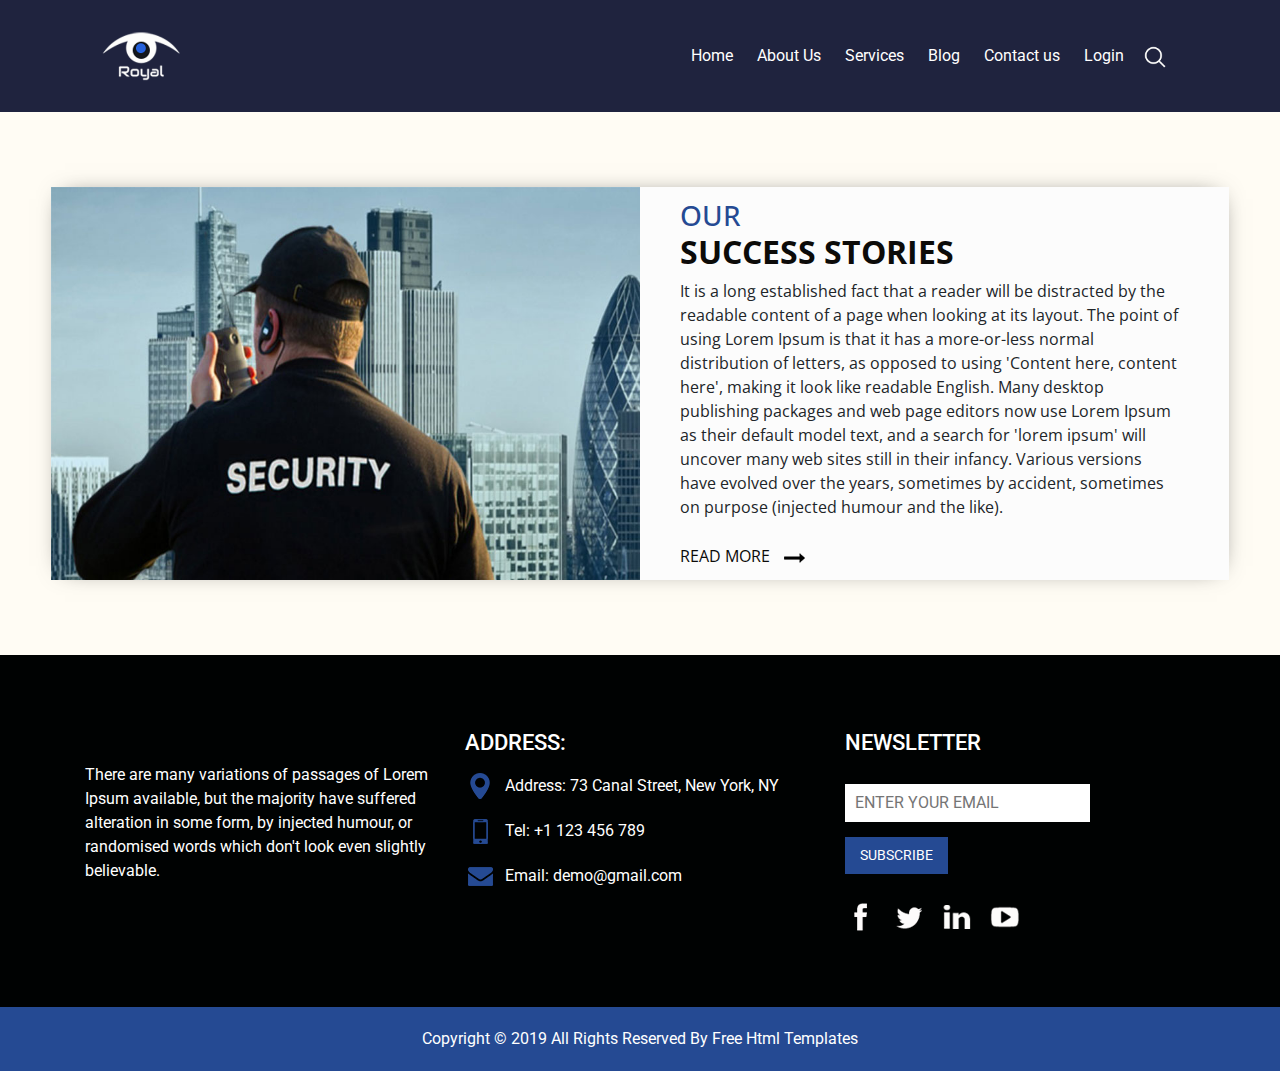
<file: royal2-master/blog.html>
<!DOCTYPE html>
<html>

<head>
  <!-- Basic -->
  <meta charset="utf-8" />
  <meta http-equiv="X-UA-Compatible" content="IE=edge" />
  <!-- Mobile Metas -->
  <meta name="viewport" content="width=device-width, initial-scale=1, shrink-to-fit=no" />
  <!-- Site Metas -->
  <meta name="keywords" content="" />
  <meta name="description" content="" />
  <meta name="author" content="" />

  <title>Royal</title>

  <!-- slider stylesheet -->
  <link rel="stylesheet" type="text/css"
    href="https://cdnjs.cloudflare.com/ajax/libs/OwlCarousel2/2.1.3/assets/owl.carousel.min.css" />

  <!-- bootstrap core css -->
  <link rel="stylesheet" type="text/css" href="css/bootstrap.css" />

  <!-- fonts style -->
  <link href="https://fonts.googleapis.com/css?family=Open+Sans:300,400,600,700|Roboto:400,500&display=swap"
    rel="stylesheet" />
  <!-- Custom styles for this template -->
  <link href="css/style.css" rel="stylesheet" />
  <!-- responsive style -->
  <link href="css/responsive.css" rel="stylesheet" />
</head>

<body>
  <!-- header section strats -->
  <header class="header_section">
    <div class="container">
      <nav class="navbar navbar-expand-lg custom_nav-container ">
        <a class="navbar-brand" href="#">
          <div class="logo_box">
            <img src="images/logo.png" alt="" />
          </div>
        </a>
        <button class="navbar-toggler" type="button" data-toggle="collapse" data-target="#navbarSupportedContent"
          aria-controls="navbarSupportedContent" aria-expanded="false" aria-label="Toggle navigation">
          <span class="navbar-toggler-icon"></span>
        </button>

        <div class="collapse navbar-collapse" id="navbarSupportedContent">
          <ul class="navbar-nav ml-auto mr-2">
            <li class="nav-item active">
              <a class="nav-link" href="index.html">Home <span class="sr-only">(current)</span></a>
            </li>
            <li class="nav-item">
              <a class="nav-link" href="about.html">About Us </a>
            </li>
            <li class="nav-item">
              <a class="nav-link" href="service.html">Services</a>
            </li>
            <li class="nav-item">
              <a class="nav-link" href="blog.html">Blog</a>
            </li>
            <li class="nav-item">
              <a class="nav-link" href="contact.html">Contact us</a>
            </li>
            <li class="nav-item">
              <a class="nav-link" href="#">Login </a>
            </li>
          </ul>
          <form class="form-inline my-2 my-lg-0">
            <input class="form-control nav_search-input mr-sm-2 d-none" type="search" placeholder="Search"
              aria-label="Search" value="" />
            <button class="btn  my-2 my-sm-0 nav_search-btn" type="submit"></button>
          </form>
        </div>
      </nav>
    </div>
  </header>
  <!-- end header section -->



  <!-- story section -->
  <div class="layout_padding">

    <section class="layout_padding story_section ">
      <div class="container-fluid">
        <div class="row">
          <div class=" col-md-6">
            <div>
              <img class="img-fluid" src="images/security.jpg" alt="" />
            </div>
          </div>
          <div class=" col-md-6">
            <div class="story_detail">
              <h3>
                Our
              </h3>
              <h2>
                Success Stories
              </h2>
              <p>
                It is a long established fact that a reader will be distracted by the readable content of a page when
                looking at its layout. The point of using Lorem Ipsum is that it has a more-or-less normal distribution
                of
                letters, as opposed to using 'Content here, content here', making it look like readable English. Many
                desktop publishing packages and web page editors now use Lorem Ipsum as their default model text, and a
                search for 'lorem ipsum' will uncover many web sites still in their infancy. Various versions have
                evolved
                over the years, sometimes by accident, sometimes on purpose (injected humour and the like).
              </p>
              <div class="story_detail-btn">
                <a href="">
                  <span>
                    Read More
                  </span>
                  <img src="images/arrow-black.png" alt="" class="ml-2" />
                </a>
              </div>
            </div>
          </div>
        </div>
      </div>
    </section>
  </div>

  <!-- end story section -->



  <!-- info section -->
  <section class="info_section layout_padding">
    <div class="container">
      <div class="row">
        <div class=" col-md-4 info_detail">
          <div>
            <p>
              There are many variations of passages of Lorem Ipsum available, but the majority have suffered alteration
              in some form, by injected humour, or randomised words which don't look even slightly believable.
            </p>
          </div>
        </div>
        <div class=" col-md-4 address_container">
          <div>
            <h3>
              Address:
            </h3>
            <div class="address_link-container">
              <a href="">
                <img src="images/location.png" alt="">
                <span> Address: 73 Canal Street, New York, NY
                </span>
              </a>
              <a href="">
                <img src="images/phone.png" alt="">
                <span> Tel: +1 123 456 789
                </span>
              </a>
              <a href="">
                <img src="images/mail.png" alt="">
                <span>
                  Email: demo@gmail.com
                </span>
              </a>
            </div>
          </div>
        </div>
        <div class=" col-md-4 news_container">
          <div>
            <div>
              <h3>
                newsletter

              </h3>
              <form action="">
                <input type="email" placeholder="ENTER YOUR EMAIL">
                <div>
                  <button type="submit">
                    Subscribe
                  </button>
                </div>
              </form>
            </div>
            <div class="social_container">
              <div>
                <img src="images/fb.png" alt="">
              </div>
              <div>
                <img src="images/twitter.png" alt="">
              </div>
              <div>
                <img src="images/linkedin.png" alt="">
              </div>
              <div>
                <img src="images/youtube.png" alt="">
              </div>
            </div>
          </div>
        </div>
      </div>
    </div>
  </section>

  <!-- end info section -->


  <!-- footer section -->
  <section class="container-fluid footer_section">
    <p>
      Copyright &copy; 2019 All Rights Reserved By
      <a href="https://html.design/">Free Html Templates</a>
    </p>
  </section>
  <!-- footer section -->

  <script type="text/javascript" src="js/jquery-3.4.1.min.js"></script>
  <script type="text/javascript" src="js/bootstrap.js"></script>
  <script type="text/javascript" src="https://cdnjs.cloudflare.com/ajax/libs/OwlCarousel2/2.2.1/owl.carousel.min.js">
  </script>
  <script type="text/javascript">
    $(".owl-carousel").owlCarousel({
      loop: true,
      margin: 20,
      nav: true,
      navText: [],
      autoplay: true,
      autoplayHoverPause: true,
      responsive: {
        0: {
          items: 1
        },
        600: {
          items: 2
        },
        1000: {
          items: 3
        }
      }
    });
  </script>

  <script>
    $(".nav_search-btn").click(function () {
      if ($(".nav_search-input").hasClass("d-none")) {
        event.preventDefault();
        $(".nav_search-input")
          .animate({
              left: "-1000px"
            },
            "1000000"
          )
          .removeClass("d-none");
      } else {
        $(".nav_search-input")
          .animate({
              left: "0px"
            },
            "1000000"
          )
          .addClass("d-none");
      }
    });
  </script>



</body>

</html>
</file>
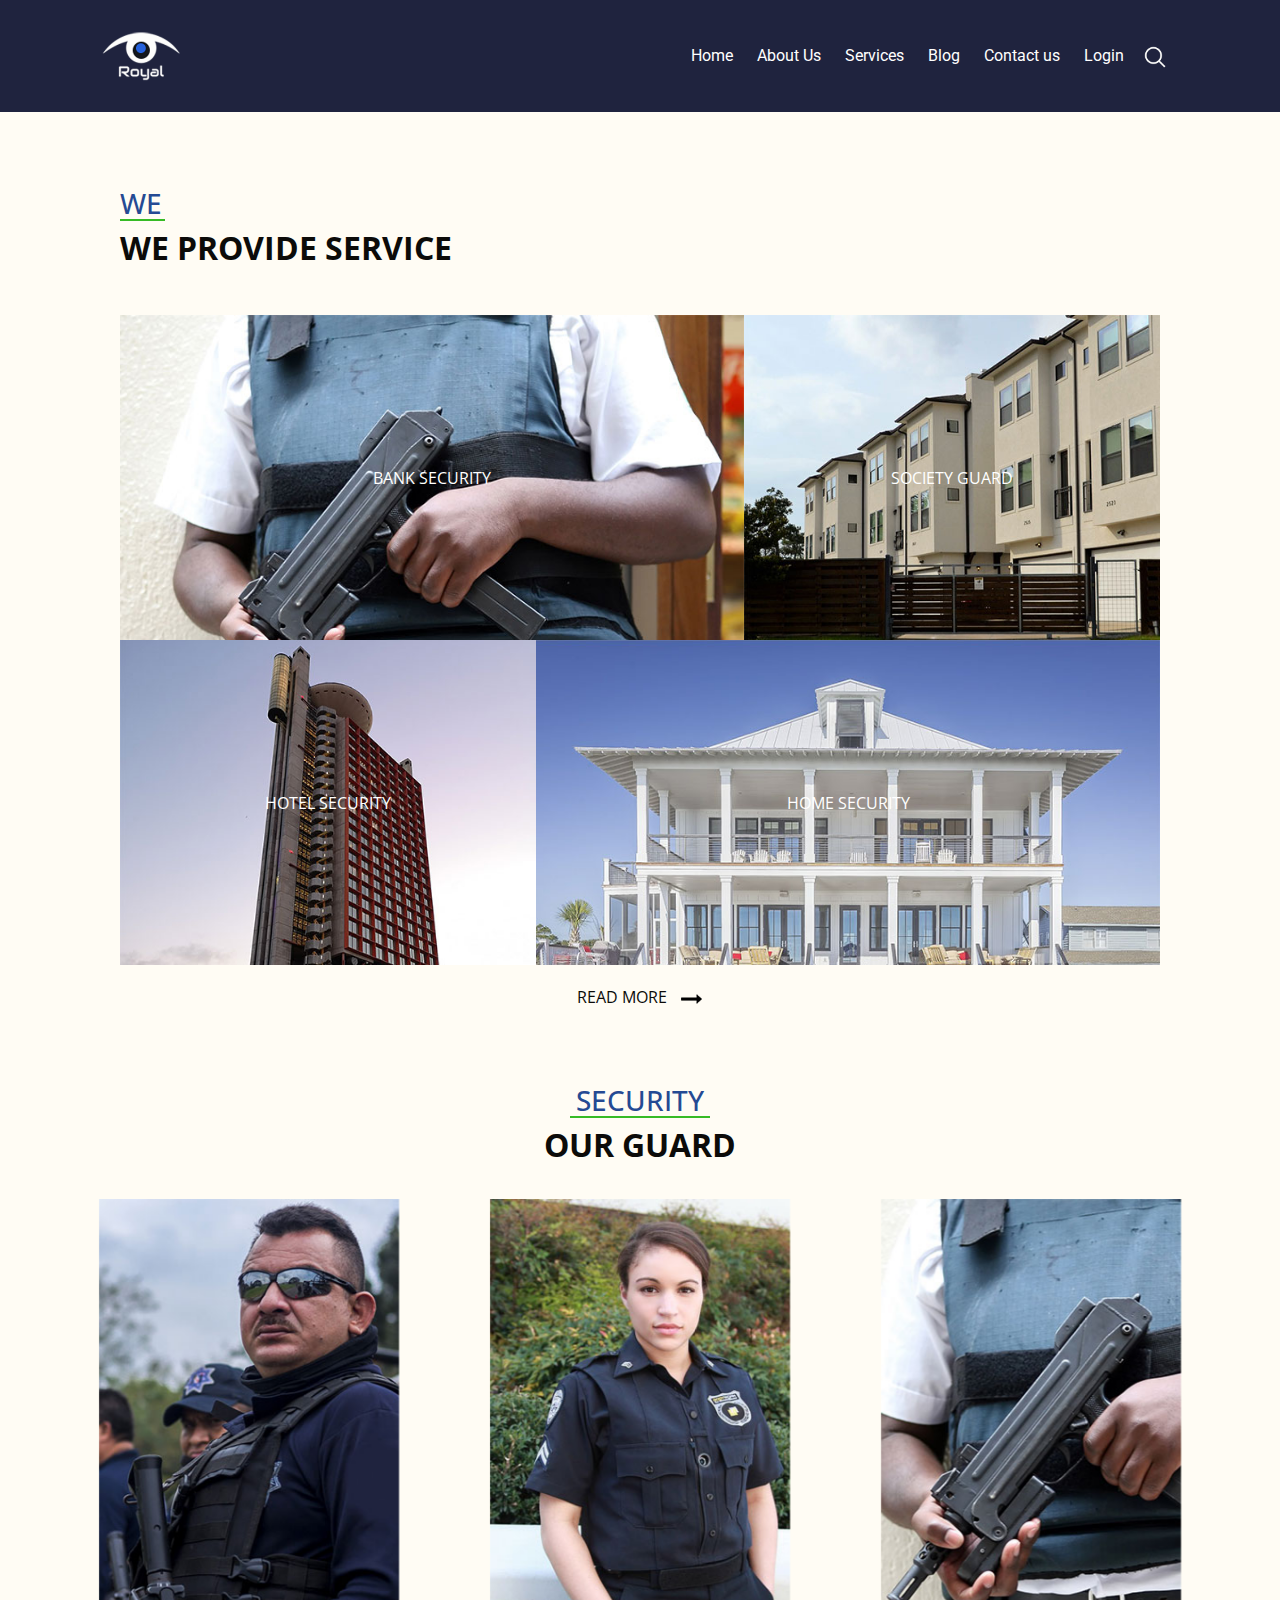
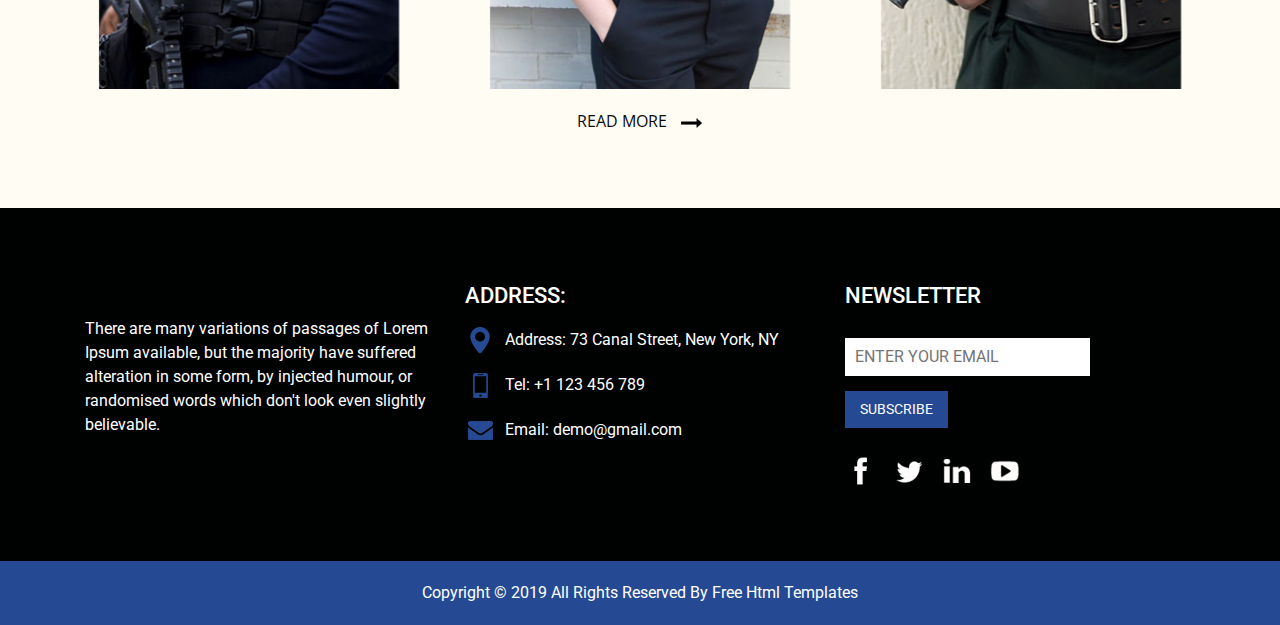
<file: royal2-master/service.html>
<!DOCTYPE html>
<html>

<head>
  <!-- Basic -->
  <meta charset="utf-8" />
  <meta http-equiv="X-UA-Compatible" content="IE=edge" />
  <!-- Mobile Metas -->
  <meta name="viewport" content="width=device-width, initial-scale=1, shrink-to-fit=no" />
  <!-- Site Metas -->
  <meta name="keywords" content="" />
  <meta name="description" content="" />
  <meta name="author" content="" />

  <title>Royal</title>

  <!-- slider stylesheet -->
  <link rel="stylesheet" type="text/css"
    href="https://cdnjs.cloudflare.com/ajax/libs/OwlCarousel2/2.1.3/assets/owl.carousel.min.css" />

  <!-- bootstrap core css -->
  <link rel="stylesheet" type="text/css" href="css/bootstrap.css" />

  <!-- fonts style -->
  <link href="https://fonts.googleapis.com/css?family=Open+Sans:300,400,600,700|Roboto:400,500&display=swap"
    rel="stylesheet" />
  <!-- Custom styles for this template -->
  <link href="css/style.css" rel="stylesheet" />
  <!-- responsive style -->
  <link href="css/responsive.css" rel="stylesheet" />
</head>

<body>
  <!-- header section strats -->
  <header class="header_section">
    <div class="container">
      <nav class="navbar navbar-expand-lg custom_nav-container ">
        <a class="navbar-brand" href="#">
          <div class="logo_box">
            <img src="images/logo.png" alt="" />
          </div>
        </a>
        <button class="navbar-toggler" type="button" data-toggle="collapse" data-target="#navbarSupportedContent"
          aria-controls="navbarSupportedContent" aria-expanded="false" aria-label="Toggle navigation">
          <span class="navbar-toggler-icon"></span>
        </button>

        <div class="collapse navbar-collapse" id="navbarSupportedContent">
          <ul class="navbar-nav ml-auto mr-2">
            <li class="nav-item active">
              <a class="nav-link" href="index.html">Home <span class="sr-only">(current)</span></a>
            </li>
            <li class="nav-item">
              <a class="nav-link" href="about.html">About Us </a>
            </li>
            <li class="nav-item">
              <a class="nav-link" href="service.html">Services</a>
            </li>
            <li class="nav-item">
              <a class="nav-link" href="blog.html">Blog</a>
            </li>
            <li class="nav-item">
              <a class="nav-link" href="contact.html">Contact us</a>
            </li>
            <li class="nav-item">
              <a class="nav-link" href="#">Login </a>
            </li>
          </ul>
          <form class="form-inline my-2 my-lg-0">
            <input class="form-control nav_search-input mr-sm-2 d-none" type="search" placeholder="Search"
              aria-label="Search" value="" />
            <button class="btn  my-2 my-sm-0 nav_search-btn" type="submit"></button>
          </form>
        </div>
      </nav>
    </div>
  </header>
  <!-- end header section -->





  <!-- service section -->
  <section class="service_section layout_padding-top">
    <div class="container">
      <div class="service_detail">
        <h3>
          We
        </h3>
        <h2>
          we provide service
        </h2>
      </div>
      <div class="service_img-container">
        <div class="service_img-box i-box-1">
          <a href=""> Bank security</a>
        </div>
        <div class="service_img-box i-box-2">
          <a href="">society Guard </a>
        </div>
        <div class="service_img-box i-box-3">
          <a href="">Hotel Security </a>
        </div>
        <div class="service_img-box i-box-4">
          <a href=""> Home security</a>
        </div>
      </div>
      <div class="service_btn">
        <a href="">
          <span>
            Read More
          </span>
          <img src="images/arrow-black.png" alt="" class="ml-2" />
        </a>
      </div>
    </div>
  </section>
  <!-- end service section -->

  <!-- security section -->

  <section class="security_section layout_padding">
    <h3>
      Security


    </h3>
    <h2>
      Our Guard
    </h2>
    <div class="security_container">
      <div class="carousel-wrap">
        <div class="owl-carousel">
          <div class="item">
            <div class="security_img-box i-box-1">
              <a href=""> View More</a>
            </div>
          </div>
          <div class="item">
            <div class="security_img-box i-box-2">
              <a href=""> View More</a>
            </div>
          </div>
          <div class="item">
            <div class="security_img-box i-box-3">
              <a href=""> View More</a>
            </div>
          </div>

        </div>
      </div>
    </div>
    <div class="security_btn">
      <a href="">
        <span>
          Read More
        </span>
        <img src="images/arrow-black.png" alt="" class="ml-2" />
      </a>
    </div>
  </section>
  <!-- end security section -->






  <!-- info section -->
  <section class="info_section layout_padding">
    <div class="container">
      <div class="row">
        <div class=" col-md-4 info_detail">
          <div>
            <p>
              There are many variations of passages of Lorem Ipsum available, but the majority have suffered alteration
              in some form, by injected humour, or randomised words which don't look even slightly believable.
            </p>
          </div>
        </div>
        <div class=" col-md-4 address_container">
          <div>
            <h3>
              Address:
            </h3>
            <div class="address_link-container">
              <a href="">
                <img src="images/location.png" alt="">
                <span> Address: 73 Canal Street, New York, NY
                </span>
              </a>
              <a href="">
                <img src="images/phone.png" alt="">
                <span> Tel: +1 123 456 789
                </span>
              </a>
              <a href="">
                <img src="images/mail.png" alt="">
                <span>
                  Email: demo@gmail.com
                </span>
              </a>
            </div>
          </div>
        </div>
        <div class=" col-md-4 news_container">
          <div>
            <div>
              <h3>
                newsletter

              </h3>
              <form action="">
                <input type="email" placeholder="ENTER YOUR EMAIL">
                <div>
                  <button type="submit">
                    Subscribe
                  </button>
                </div>
              </form>
            </div>
            <div class="social_container">
              <div>
                <img src="images/fb.png" alt="">
              </div>
              <div>
                <img src="images/twitter.png" alt="">
              </div>
              <div>
                <img src="images/linkedin.png" alt="">
              </div>
              <div>
                <img src="images/youtube.png" alt="">
              </div>
            </div>
          </div>
        </div>
      </div>
    </div>
  </section>

  <!-- end info section -->


  <!-- footer section -->
  <section class="container-fluid footer_section">
    <p>
      Copyright &copy; 2019 All Rights Reserved By
      <a href="https://html.design/">Free Html Templates</a>
    </p>
  </section>
  <!-- footer section -->

  <script type="text/javascript" src="js/jquery-3.4.1.min.js"></script>
  <script type="text/javascript" src="js/bootstrap.js"></script>
  <script type="text/javascript" src="https://cdnjs.cloudflare.com/ajax/libs/OwlCarousel2/2.2.1/owl.carousel.min.js">
  </script>
  <script type="text/javascript">
    $(".owl-carousel").owlCarousel({
      loop: true,
      margin: 20,
      nav: true,
      navText: [],
      autoplay: true,
      autoplayHoverPause: true,
      responsive: {
        0: {
          items: 1
        },
        600: {
          items: 2
        },
        1000: {
          items: 3
        }
      }
    });
  </script>

  <script>
    $(".nav_search-btn").click(function () {
      if ($(".nav_search-input").hasClass("d-none")) {
        event.preventDefault();
        $(".nav_search-input")
          .animate({
              left: "-1000px"
            },
            "1000000"
          )
          .removeClass("d-none");
      } else {
        $(".nav_search-input")
          .animate({
              left: "0px"
            },
            "1000000"
          )
          .addClass("d-none");
      }
    });
  </script>



</body>

</html>
</file>
<file: css/style.css>
body {
  font-family: "Open Sans", sans-serif;
  background-color: #fffcf4;
}

.layout_padding {
  padding: 30px 0;
}

.layout_padding-top {
  padding-top: 30px;
}

.layout_padding-bottom {
  padding-bottom: 30px;
}

/*header section*/

.header_section {
  font-family: "Roboto", sans-serif;
  background-color: #1f233e;
  color: #fff;
  min-height: 90px;
  padding: 1% 0;
}

.custom_nav-container.navbar-expand-lg .navbar-nav .nav-link {
  color: #fff;
  padding-left: 12px;
  padding-right: 12px;
}

a,
a:hover,
a:focus {
  text-decoration: none;
}

.btn,
.btn:focus {
  outline: none !important;
  box-shadow: none;
}

.custom_nav-container .navbar-toggler {
  border-color: #fff;
  outline: none;
}

.custom_nav-container .navbar-toggler .navbar-toggler-icon {
  background-image: url(../images/menu.png);
}

.custom_nav-container .nav_search-btn {
  background-image: url(../images/search-icon.png);

  background-size: 22px;
  background-repeat: no-repeat;
  background-position-y: 7px;
  width: 35px;
  height: 35px;
  padding: 0;
  border: none;
}

.navbar {
}

.nav-link:hover {
  color: #fefefe;
}

.logo_box {
  width: 80px;
}

.logo_box img {
  width: 100%;
}

.call_to_btn {
  display: inline-block;
  color: #fefefe;
  padding: 10px 35px;
  background-color: #f6bb08;
  margin-top: 5%;
  margin-bottom: 20%;
  border-radius: 0;
}

/*end header section*/

/* slider section */

.slider_section {
  height: calc(100vh - 90px);
}

.slider_section .carousel-indicators {
  top: 50%;
  left: -75px;
  transform: translateY(-50%);
  display: block;
  bottom: unset;
  right: unset;
}

.slider_section .carousel-indicators li {
  width: 16px;
  height: 16px;
  opacity: 1;
  margin: 0 auto;
}

.slider_section .carousel-indicators .active {
  width: 24px;
  height: 24px;
  background-color: #2561db;
}

.carousel-control-prev,
.carousel-control-next {
  display: none;
}

.vert .carousel-item-next.carousel-item-left,
.vert .carousel-item-prev.carousel-item-right {
  -webkit-transform: translate3d(0, 0, 0);
  transform: translate3d(0, 0, 0);
}

.vert .carousel-item-next,
.vert .active.carousel-item-right {
  -webkit-transform: translate3d(0, 100%, 0);
  transform: translate3d(0, 100% 0);
}

.vert .carousel-item-prev,
.vert .active.carousel-item-left {
  -webkit-transform: translate3d(0, -100%, 0);
  transform: translate3d(0, -100%, 0);
}

.slider_section .slider_box {
  display: flex;
  position: relative;
  height: calc(100vh - 90px);
  background-image: url(../images/banner.jpg);
  background-size: cover;
  background-repeat: no-repeat;
}

.slider_section .slider_box .fixed_company-detail {
  position: absolute;
  top: 50%;
  right: 10%;
  transform: translate(-50%, -50%);
}

.slider_section .slider_box .fixed_company-detail p {
  width: 12px;
  text-align: center;
  word-break: break-word;
  color: #fff;
  text-transform: uppercase;
}

.slider_section .slider_box .slider-detail {
  color: #fff;
  width: 60%;
  margin-top: 14%;
  margin-left: 20%;
}

.slider_section .slider_box .slider-detail .slider_detail-heading h2 {
  font-weight: 100;
  text-transform: uppercase;
}

.slider_section .slider_box .slider-detail .slider_detail-heading h1 {
  font-weight: 700;
  text-transform: uppercase;
}

.slider_section .slider_box .slider-detail .slider_detail-text {
  width: 55%;
  color: #f8fafd;
}

.slider_section .slider_box .slider-detail .slider_detail-btn {
  display: flex;
}

.slider_section .slider_box .slider-detail .slider_detail-btn a {
  margin-top: 28px;
  padding: 16px 20px;
  background-color: #2561db;
  color: #fff;
}

/* end slider section */

/* welcome section */
.welcome_section {
}

.welcome_section .col-md-6 {
  padding: 0 4%;
}

.welcome_detail {
  width: 75%;
}

.welcome_detail h2 {
  text-transform: uppercase;
  color: #0c0b09;
  font-weight: bold;
}

.welcome_detail h3 {
  text-transform: uppercase;
  color: #254a93;
  position: relative;
}

.welcome_detail h3::after {
  position: absolute;
  bottom: 0;
  left: 0;
  content: "";
  height: 1.5px;
  width: 140px;
  background-color: #36bb25;
}

.welcome_detail h2,
.welcome_detail p,
.welcome_detail .welcome_detail-btn {
  margin-top: 25px;
}

.welcome_section .welcome_detail-btn a,
.welcome_section .welcome_detail-btn a:hover {
  text-transform: uppercase;

  color: #0c0b09;
}

.welcome_section .welcome_detail-btn a img {
  width: 25px;
}

/* end welcome section */

/* service section */

.service_section .container {
  padding: 0 50px;
}

.service_detail h2 {
  text-transform: uppercase;
  color: #0c0b09;
  font-weight: bold;
}

.service_detail h3 {
  text-transform: uppercase;
  color: #254a93;
  position: relative;
}

.service_detail h3::after {
  position: absolute;
  bottom: 0;
  left: 0;
  content: "";
  height: 1.5px;
  width: 45px;
  background-color: #36bb25;
}

.service_section .service_img-container {
  display: flex;
  flex-wrap: wrap;
  padding-top: 40px;
}

.service_section .service_img-container .service_img-box {
  display: flex;
  justify-content: center;
  align-items: center;
  min-width: 300px;
  height: 325px;
  background-size: cover;
}

.service_img-container .service_img-box.i-box-1 {
  width: 60%;
  background-image: url(../images/s-1.jpg);
}

.service_img-container .service_img-box.i-box-2 {
  width: 40%;
  background-image: url(../images/s-2.jpg);
}

.service_img-container .service_img-box.i-box-3 {
  width: 40%;
  background-image: url(../images/s-3.jpg);
}

.service_img-container .service_img-box.i-box-4 {
  width: 60%;
  background-image: url(../images/s-4.jpg);
}

.service_section .service_img-container a,
.service_section .service_img-container a:hover {
  color: #fff;
  text-transform: uppercase;
  padding: 15px 40px;
}

.service_section .service_img-container .service_img-box:hover {
  cursor: pointer;
}

.service_section .service_img-container .service_img-box:hover a {
  background-color: #2561db;
}

.service_btn {
  margin-top: 20px;
  display: flex;
  justify-content: center;
}

.service_btn a,
.service_btn a:hover {
  text-transform: uppercase;

  color: #0c0b09;
}

.service_btn a img {
  width: 25px;
}

/* end service section */

/* security section */
.security_section {
}

.security_section h2 {
  text-transform: uppercase;
  color: #0c0b09;
  font-weight: bold;
  text-align: center;
  margin-bottom: 35px;
}

.security_section h3 {
  text-transform: uppercase;
  color: #254a93;
  position: relative;
  text-align: center;
}

.security_section h3::after {
  position: absolute;
  bottom: 0;
  left: 50%;
  transform: translateX(-50%);
  content: "";
  height: 1.5px;
  width: 140px;
  background-color: #36bb25;
}

.security_section .security_container {
  width: 90%;
  margin: 0 auto;
}

.security_section .security_img-box {
  display: flex;
  justify-content: center;
  align-items: center;
  background-size: cover;
  width: 300px;
  height: 490px;
  margin: 0 auto;
  z-index: 999;
}

.security_section .security_img-box.i-box-1 {
  background-image: url(../images/security-1.jpg);
}

.security_section .security_img-box.i-box-2 {
  background-image: url(../images/security-2.jpg);
}

.security_section .security_img-box.i-box-3 {
  background-image: url(../images/security-3.jpg);
}

.security_section .security_img-box a {
  display: none;
  opacity: 0;
  text-transform: uppercase;
  padding: 8px 12px;
  border: 1.5px solid #f0f0f0;
  color: #fff;
}

.security_section .security_img-box:hover a {
  display: inline-block;
  opacity: 1;
}

.security_btn {
  margin-top: 20px;
  display: flex;
  justify-content: center;
}

.security_btn a,
.security_btn a:hover {
  text-transform: uppercase;

  color: #0c0b09;
}

.security_btn a img {
  width: 25px;
}

.owl-carousel .owl-nav,
.owl-carousel .owl-nav.disabled {
  display: flex;
  justify-content: space-between;
  width: 100%;
  z-index: 0;
}

.owl-carousel .owl-nav .owl-next,
.owl-carousel .owl-nav .owl-prev {
  position: absolute;
  top: 50%;
  background-color: #254a93;
  width: 70px;
  height: 40px;
  background-repeat: no-repeat;
  background-size: 22px;
  background-position: 50%;
  transform: translateY(-50%);
}

.owl-carousel .owl-nav .owl-next {
  right: -25px;
  background-image: url(../images/right-arrow.png);
}

.owl-carousel .owl-nav .owl-prev {
  left: -25px;
  background-image: url(../images/left-arrow.png);
}

/* end security section */

.story_section {
  padding: 0 4%;
}

.story_section .container-fluid {
  -webkit-box-shadow: 1px -1px 24px -13px rgba(0, 0, 0, 0.75);
  -moz-box-shadow: 1px -1px 24px -13px rgba(0, 0, 0, 0.75);
  box-shadow: 1px -1px 24px -13px rgba(0, 0, 0, 0.75);
}

.story_section .col-md-6 {
  padding: 0;
  display: flex;
  align-items: center;
  background-color: #fcfcfc;
}

.story_detail {
  margin-left: 40px;
}

.story_detail h2 {
  text-transform: uppercase;
  color: #0c0b09;
  font-weight: bold;
}

.story_detail h3 {
  text-transform: uppercase;
  color: #254a93;

  margin: 0;
}

.story_detail {
  width: 85%;
}

.story_detail .story_detail-btn {
  margin-top: 25px;
}

.story_section .story_detail-btn a,
.story_section .story_detail-btn a:hover {
  text-transform: uppercase;

  color: #0c0b09;
}

.story_section .story_detail-btn a img {
  width: 25px;
}

.contact_form-container {
  background-image: url(../images/guards.jpg);
}

.contact_form-container form {
  display: flex;
  flex-direction: column;
  align-items: flex-start;
}

.contact_form-container .contact_box {
  background-color: #fff;
  padding: 35px 40px;
  width: 50%;
  height: 60%;
  margin: 100px 50px;
}

.contact_form-container form input,
.contact_form-container form input:focus,
.contact_form-container form input:active {
  border: none;
  background-color: transparent;
  border-bottom: 1px solid #00cc99;
  width: 85%;
  margin-top: 12px;
  outline: none;
}

.contact_form-container form button {
  border: none;
  background-color: #254a93;
  color: #fff;
  padding: 8px 20px;
  margin-top: 15px;
}

.contact_section .row .col-md-6 {
  padding: 0;
}

/* end contact section */

/* info section */
.info_section {
  background-color: #000202;
  font-family: "Roboto", sans-serif;
}

.info_section .info_detail {
  display: flex;
  align-items: center;
}

.info_section .info_detail p {
  color: #fff;
}

.address_link-container {
  display: block;
}

.address_link-container a {
  display: flex;
  color: #fff;
  margin: 15px 0;
  align-items: center;
}

.address_link-container a img {
  margin-right: 10px;
}

.info_section .news_container h3,
.info_section .address_container h3 {
  text-transform: uppercase;
  color: #fff;
  font-size: 22px;
}

.info_section .news_container form {
  margin: 28px 0;
}

.info_section .news_container form input {
  border: none;
  background-color: #fff;
  width: 70%;
  padding: 7px 10px;
}

.info_section .news_container form button {
  border: none;
  background-color: #254a93;
  color: #fff;
  font-size: 14px;
  padding: 8px 15px;
  margin-top: 15px;
  text-transform: uppercase;
}

.info_section .news_container .social_container {
  width: 50%;
  display: flex;
  justify-content: space-between;
}

.info_section .news_container .social_container > div {
}

/* end info section */

/* footer section*/

.footer_section {
  background-color: #254a93;
  padding: 20px 0;
  font-family: "Roboto", sans-serif;
}

.footer_section p {
  color: #fff;
  margin: 0;
  text-align: center;
}

.footer_section a {
  color: #fff;
}

/* end footer section*/

.sub_heading {
  text-decoration: underline;
  font-size: 18px;
  font-weight: bold;
}
</file>
<file: css/responsive.css>
@media (max-width: 1120px) {}

@media (max-width: 992px) {
    .welcome_detail {
        width: 100%;

    }

    .service_img-container .service_img-box.i-box-1 {
        width: 100%;
    }

    .service_img-container .service_img-box.i-box-2 {
        width: 100%;
    }

    .service_img-container .service_img-box.i-box-3 {
        width: 100%;
    }

    .service_img-container .service_img-box.i-box-4 {
        width: 100%;
    }

    .contact_form-container .contact_box {
        width: 75%;

    }

    .contact_form-container form input,
    .contact_form-container form input:focus,
    .contact_form-container form input:active {
        width: 100%;
    }

    .service_img-container .service_img-box {
        margin-top: 35px;
    }

    .info_section .news_container .social_container {

        width: 100%;
    }

    .owl-carousel .owl-nav,
    .owl-carousel .owl-nav.disabled {

        display: flex;
        position: absolute;
        top: 110%;
        transform: translate(-50%);
        justify-content: space-between;
        width: 40%;
        z-index: 0;
        left: 50%;

    }
}

@media (max-width: 768px) {
    .welcome_detail {

        margin-top: 25px;
    }

    .story_detail {


        margin-top: 25px;

    }

    .contact_form-container form input,
    .contact_form-container form input:focus,
    .contact_form-container form input:active {

        width: 85%;

    }

    .service_section .container {

        padding: 0;

    }

    .col-md-4.address_container {

        margin-top: 25px;

    }

    .col-md-4.news_container {

        margin-top: 25px;

    }

    .contact_section .row .col-md-6 {

        padding: 0;
        display: flex;
        align-items: center;
        justify-content: center;

    }
}

@media (max-width: 576px) {
    .slider_section .slider_box .slider-detail .slider_detail-text {

        width: 85%;
    }

    .service_section .container {

        width: 90%;
    }

    .slider_section .carousel-indicators {

        top: 95%;
        left: 25%;

        display: flex;

        justify-content: space-between;
        width: 100px;
        align-items: center;

    }

    .owl-carousel .owl-nav,
    .owl-carousel .owl-nav.disabled {


        width: 75%;


    }

    .contact_form-container .contact_box {

        width: 85%;

    }

    .contact_form-container .contact_box {


        padding: 35px 35px;

        margin: 100px 25px;

    }

    .contact_form-container form input,
    .contact_form-container form input:focus,
    .contact_form-container form input:active {
        width: 100%;
    }

    .info_section .news_container form input {
        width: 90%;

    }

}

@media (max-width: 480px) {
    .service_section .service_img-container .service_img-box {


        min-width: 275px;
        height: 250px;


    }
}

@media (min-width: 1200px) {}
</file>
<file: royal2-master/css/style.css>
body {
  font-family: "Open Sans", sans-serif;
  background-color: #fffcf4;
}

.layout_padding {
  padding: 75px 0;
}

.layout_padding-top {
  padding-top: 75px;
}

.layout_padding-bottom {
  padding-bottom: 75px;
}

/*header section*/

.header_section {
  font-family: "Roboto", sans-serif;
  background-color: #1f233e;
  color: #fff;
  min-height: 90px;
  padding: 1% 0;
}

.custom_nav-container.navbar-expand-lg .navbar-nav .nav-link {
  color: #fff;
  padding-left: 12px;
  padding-right: 12px;
}

a,
a:hover,
a:focus {
  text-decoration: none;
}

.btn,
.btn:focus {
  outline: none !important;
  box-shadow: none;
}

.custom_nav-container .navbar-toggler {
  border-color: #fff;
  outline: none;
}

.custom_nav-container .navbar-toggler .navbar-toggler-icon {
  background-image: url(../images/menu.png);
}

.custom_nav-container .nav_search-btn {
  background-image: url(../images/search-icon.png);

  background-size: 22px;
  background-repeat: no-repeat;
  background-position-y: 7px;
  width: 35px;
  height: 35px;
  padding: 0;
  border: none;
}

.navbar {
}

.nav-link:hover {
  color: #fefefe;
}

.logo_box {
  width: 80px;
}

.logo_box img {
  width: 100%;
}

.call_to_btn {
  display: inline-block;
  color: #fefefe;
  padding: 10px 35px;
  background-color: #f6bb08;
  margin-top: 5%;
  margin-bottom: 20%;
  border-radius: 0;
}

/*end header section*/

/* slider section */

.slider_section {
  height: calc(100vh - 90px);
}

.slider_section .carousel-indicators {
  top: 50%;
  left: -75px;
  transform: translateY(-50%);
  display: block;
  bottom: unset;
  right: unset;
}

.slider_section .carousel-indicators li {
  width: 16px;
  height: 16px;
  opacity: 1;
  margin: 0 auto;
}

.slider_section .carousel-indicators .active {
  width: 24px;
  height: 24px;
  background-color: #2561db;
}

.carousel-control-prev,
.carousel-control-next {
  display: none;
}

.vert .carousel-item-next.carousel-item-left,
.vert .carousel-item-prev.carousel-item-right {
  -webkit-transform: translate3d(0, 0, 0);
  transform: translate3d(0, 0, 0);
}

.vert .carousel-item-next,
.vert .active.carousel-item-right {
  -webkit-transform: translate3d(0, 100%, 0);
  transform: translate3d(0, 100% 0);
}

.vert .carousel-item-prev,
.vert .active.carousel-item-left {
  -webkit-transform: translate3d(0, -100%, 0);
  transform: translate3d(0, -100%, 0);
}

.slider_section .slider_box {
  display: flex;
  position: relative;
  height: calc(100vh - 90px);
  background-image: url(../images/banner.jpg);
  background-size: cover;
  background-repeat: no-repeat;
}

.slider_section .slider_box .fixed_company-detail {
  position: absolute;
  top: 50%;
  right: 10%;
  transform: translate(-50%, -50%);
}

.slider_section .slider_box .fixed_company-detail p {
  width: 12px;
  text-align: center;
  word-break: break-word;
  color: #fff;
  text-transform: uppercase;
}

.slider_section .slider_box .slider-detail {
  color: #fff;
  width: 60%;
  margin-top: 14%;
  margin-left: 20%;
}

.slider_section .slider_box .slider-detail .slider_detail-heading h2 {
  font-weight: 100;
  text-transform: uppercase;
}

.slider_section .slider_box .slider-detail .slider_detail-heading h1 {
  font-weight: 700;
  text-transform: uppercase;
}

.slider_section .slider_box .slider-detail .slider_detail-text {
  width: 55%;
  color: #f8fafd;
}

.slider_section .slider_box .slider-detail .slider_detail-btn {
  display: flex;
}

.slider_section .slider_box .slider-detail .slider_detail-btn a {
  margin-top: 28px;
  padding: 16px 20px;
  background-color: #2561db;
  color: #fff;
}

/* end slider section */

/* welcome section */
.welcome_section {
}

.welcome_section .col-md-6 {
  padding: 0 4%;
}

.welcome_detail {
  width: 75%;
}

.welcome_detail h2 {
  text-transform: uppercase;
  color: #0c0b09;
  font-weight: bold;
}

.welcome_detail h3 {
  text-transform: uppercase;
  color: #254a93;
  position: relative;
}

.welcome_detail h3::after {
  position: absolute;
  bottom: 0;
  left: 0;
  content: "";
  height: 1.5px;
  width: 140px;
  background-color: #36bb25;
}

.welcome_detail h2,
.welcome_detail p,
.welcome_detail .welcome_detail-btn {
  margin-top: 25px;
}

.welcome_section .welcome_detail-btn a,
.welcome_section .welcome_detail-btn a:hover {
  text-transform: uppercase;

  color: #0c0b09;
}

.welcome_section .welcome_detail-btn a img {
  width: 25px;
}

/* end welcome section */

/* service section */

.service_section .container {
  padding: 0 50px;
}

.service_detail h2 {
  text-transform: uppercase;
  color: #0c0b09;
  font-weight: bold;
}

.service_detail h3 {
  text-transform: uppercase;
  color: #254a93;
  position: relative;
}

.service_detail h3::after {
  position: absolute;
  bottom: 0;
  left: 0;
  content: "";
  height: 1.5px;
  width: 45px;
  background-color: #36bb25;
}

.service_section .service_img-container {
  display: flex;
  flex-wrap: wrap;
  padding-top: 40px;
}

.service_section .service_img-container .service_img-box {
  display: flex;
  justify-content: center;
  align-items: center;
  min-width: 300px;
  height: 325px;
  background-size: cover;
}

.service_img-container .service_img-box.i-box-1 {
  width: 60%;
  background-image: url(../images/s-1.jpg);
}

.service_img-container .service_img-box.i-box-2 {
  width: 40%;
  background-image: url(../images/s-2.jpg);
}

.service_img-container .service_img-box.i-box-3 {
  width: 40%;
  background-image: url(../images/s-3.jpg);
}

.service_img-container .service_img-box.i-box-4 {
  width: 60%;
  background-image: url(../images/s-4.jpg);
}

.service_section .service_img-container a,
.service_section .service_img-container a:hover {
  color: #fff;
  text-transform: uppercase;
  padding: 15px 40px;
}

.service_section .service_img-container .service_img-box:hover {
  cursor: pointer;
}

.service_section .service_img-container .service_img-box:hover a {
  background-color: #2561db;
}

.service_btn {
  margin-top: 20px;
  display: flex;
  justify-content: center;
}

.service_btn a,
.service_btn a:hover {
  text-transform: uppercase;

  color: #0c0b09;
}

.service_btn a img {
  width: 25px;
}

/* end service section */

/* security section */
.security_section {
}

.security_section h2 {
  text-transform: uppercase;
  color: #0c0b09;
  font-weight: bold;
  text-align: center;
  margin-bottom: 35px;
}

.security_section h3 {
  text-transform: uppercase;
  color: #254a93;
  position: relative;
  text-align: center;
}

.security_section h3::after {
  position: absolute;
  bottom: 0;
  left: 50%;
  transform: translateX(-50%);
  content: "";
  height: 1.5px;
  width: 140px;
  background-color: #36bb25;
}

.security_section .security_container {
  width: 90%;
  margin: 0 auto;
}

.security_section .security_img-box {
  display: flex;
  justify-content: center;
  align-items: center;
  background-size: cover;
  width: 300px;
  height: 490px;
  margin: 0 auto;
  z-index: 999;
}

.security_section .security_img-box.i-box-1 {
  background-image: url(../images/security-1.jpg);
}

.security_section .security_img-box.i-box-2 {
  background-image: url(../images/security-2.jpg);
}

.security_section .security_img-box.i-box-3 {
  background-image: url(../images/security-3.jpg);
}

.security_section .security_img-box a {
  display: none;
  opacity: 0;
  text-transform: uppercase;
  padding: 8px 12px;
  border: 1.5px solid #f0f0f0;
  color: #fff;
}

.security_section .security_img-box:hover a {
  display: inline-block;
  opacity: 1;
}

.security_btn {
  margin-top: 20px;
  display: flex;
  justify-content: center;
}

.security_btn a,
.security_btn a:hover {
  text-transform: uppercase;

  color: #0c0b09;
}

.security_btn a img {
  width: 25px;
}

.owl-carousel .owl-nav,
.owl-carousel .owl-nav.disabled {
  display: flex;
  justify-content: space-between;
  width: 100%;
  z-index: 0;
}

.owl-carousel .owl-nav .owl-next,
.owl-carousel .owl-nav .owl-prev {
  position: absolute;
  top: 50%;
  background-color: #254a93;
  width: 70px;
  height: 40px;
  background-repeat: no-repeat;
  background-size: 22px;
  background-position: 50%;
  transform: translateY(-50%);
}

.owl-carousel .owl-nav .owl-next {
  right: -25px;
  background-image: url(../images/right-arrow.png);
}

.owl-carousel .owl-nav .owl-prev {
  left: -25px;
  background-image: url(../images/left-arrow.png);
}

/* end security section */

.story_section {
  padding: 0 4%;
}

.story_section .container-fluid {
  -webkit-box-shadow: 1px -1px 24px -13px rgba(0, 0, 0, 0.75);
  -moz-box-shadow: 1px -1px 24px -13px rgba(0, 0, 0, 0.75);
  box-shadow: 1px -1px 24px -13px rgba(0, 0, 0, 0.75);
}

.story_section .col-md-6 {
  padding: 0;
  display: flex;
  align-items: center;
  background-color: #fcfcfc;
}

.story_detail {
  margin-left: 40px;
}

.story_detail h2 {
  text-transform: uppercase;
  color: #0c0b09;
  font-weight: bold;
}

.story_detail h3 {
  text-transform: uppercase;
  color: #254a93;

  margin: 0;
}

.story_detail {
  width: 85%;
}

.story_detail .story_detail-btn {
  margin-top: 25px;
}

.story_section .story_detail-btn a,
.story_section .story_detail-btn a:hover {
  text-transform: uppercase;

  color: #0c0b09;
}

.story_section .story_detail-btn a img {
  width: 25px;
}

.contact_form-container {
  background-image: url(../images/guards.jpg);
}

.contact_form-container form {
  display: flex;
  flex-direction: column;
  align-items: flex-start;
}

.contact_form-container .contact_box {
  background-color: #fff;
  padding: 35px 40px;
  width: 50%;
  height: 60%;
  margin: 100px 50px;
}

.contact_form-container form input,
.contact_form-container form input:focus,
.contact_form-container form input:active {
  border: none;
  background-color: transparent;
  border-bottom: 1px solid #00cc99;
  width: 85%;
  margin-top: 12px;
  outline: none;
}

.contact_form-container form button {
  border: none;
  background-color: #254a93;
  color: #fff;
  padding: 8px 20px;
  margin-top: 15px;
}

.contact_section .row .col-md-6 {
  padding: 0;
}

/* end contact section */

/* info section */
.info_section {
  background-color: #000202;
  font-family: "Roboto", sans-serif;
}

.info_section .info_detail {
  display: flex;
  align-items: center;
}

.info_section .info_detail p {
  color: #fff;
}

.address_link-container {
  display: block;
}

.address_link-container a {
  display: flex;
  color: #fff;
  margin: 15px 0;
  align-items: center;
}

.address_link-container a img {
  margin-right: 10px;
}

.info_section .news_container h3,
.info_section .address_container h3 {
  text-transform: uppercase;
  color: #fff;
  font-size: 22px;
}

.info_section .news_container form {
  margin: 28px 0;
}

.info_section .news_container form input {
  border: none;
  background-color: #fff;
  width: 70%;
  padding: 7px 10px;
}

.info_section .news_container form button {
  border: none;
  background-color: #254a93;
  color: #fff;
  font-size: 14px;
  padding: 8px 15px;
  margin-top: 15px;
  text-transform: uppercase;
}

.info_section .news_container .social_container {
  width: 50%;
  display: flex;
  justify-content: space-between;
}

.info_section .news_container .social_container > div {
}

/* end info section */

/* footer section*/

.footer_section {
  background-color: #254a93;
  padding: 20px 0;
  font-family: "Roboto", sans-serif;
}

.footer_section p {
  color: #fff;
  margin: 0;
  text-align: center;
}

.footer_section a {
  color: #fff;
}

/* end footer section*/
</file>
<file: royal2-master/css/responsive.css>
@media (max-width: 1120px) {}

@media (max-width: 992px) {
    .welcome_detail {
        width: 100%;

    }

    .service_img-container .service_img-box.i-box-1 {
        width: 100%;
    }

    .service_img-container .service_img-box.i-box-2 {
        width: 100%;
    }

    .service_img-container .service_img-box.i-box-3 {
        width: 100%;
    }

    .service_img-container .service_img-box.i-box-4 {
        width: 100%;
    }

    .contact_form-container .contact_box {
        width: 75%;

    }

    .contact_form-container form input,
    .contact_form-container form input:focus,
    .contact_form-container form input:active {
        width: 100%;
    }

    .service_img-container .service_img-box {
        margin-top: 35px;
    }

    .info_section .news_container .social_container {

        width: 100%;
    }

    .owl-carousel .owl-nav,
    .owl-carousel .owl-nav.disabled {

        display: flex;
        position: absolute;
        top: 110%;
        transform: translate(-50%);
        justify-content: space-between;
        width: 40%;
        z-index: 0;
        left: 50%;

    }
}

@media (max-width: 768px) {
    .welcome_detail {

        margin-top: 25px;
    }

    .story_detail {


        margin-top: 25px;

    }

    .contact_form-container form input,
    .contact_form-container form input:focus,
    .contact_form-container form input:active {

        width: 85%;

    }

    .service_section .container {

        padding: 0;

    }

    .col-md-4.address_container {

        margin-top: 25px;

    }

    .col-md-4.news_container {

        margin-top: 25px;

    }

    .contact_section .row .col-md-6 {

        padding: 0;
        display: flex;
        align-items: center;
        justify-content: center;

    }
}

@media (max-width: 576px) {
    .slider_section .slider_box .slider-detail .slider_detail-text {

        width: 85%;
    }

    .service_section .container {

        width: 90%;
    }

    .slider_section .carousel-indicators {

        top: 95%;
        left: 25%;

        display: flex;

        justify-content: space-between;
        width: 100px;
        align-items: center;

    }

    .owl-carousel .owl-nav,
    .owl-carousel .owl-nav.disabled {


        width: 75%;


    }

    .contact_form-container .contact_box {

        width: 85%;

    }

    .contact_form-container .contact_box {


        padding: 35px 35px;

        margin: 100px 25px;

    }

    .contact_form-container form input,
    .contact_form-container form input:focus,
    .contact_form-container form input:active {
        width: 100%;
    }

    .info_section .news_container form input {
        width: 90%;

    }

}

@media (max-width: 480px) {
    .service_section .service_img-container .service_img-box {


        min-width: 275px;
        height: 250px;


    }
}

@media (min-width: 1200px) {}
</file>
